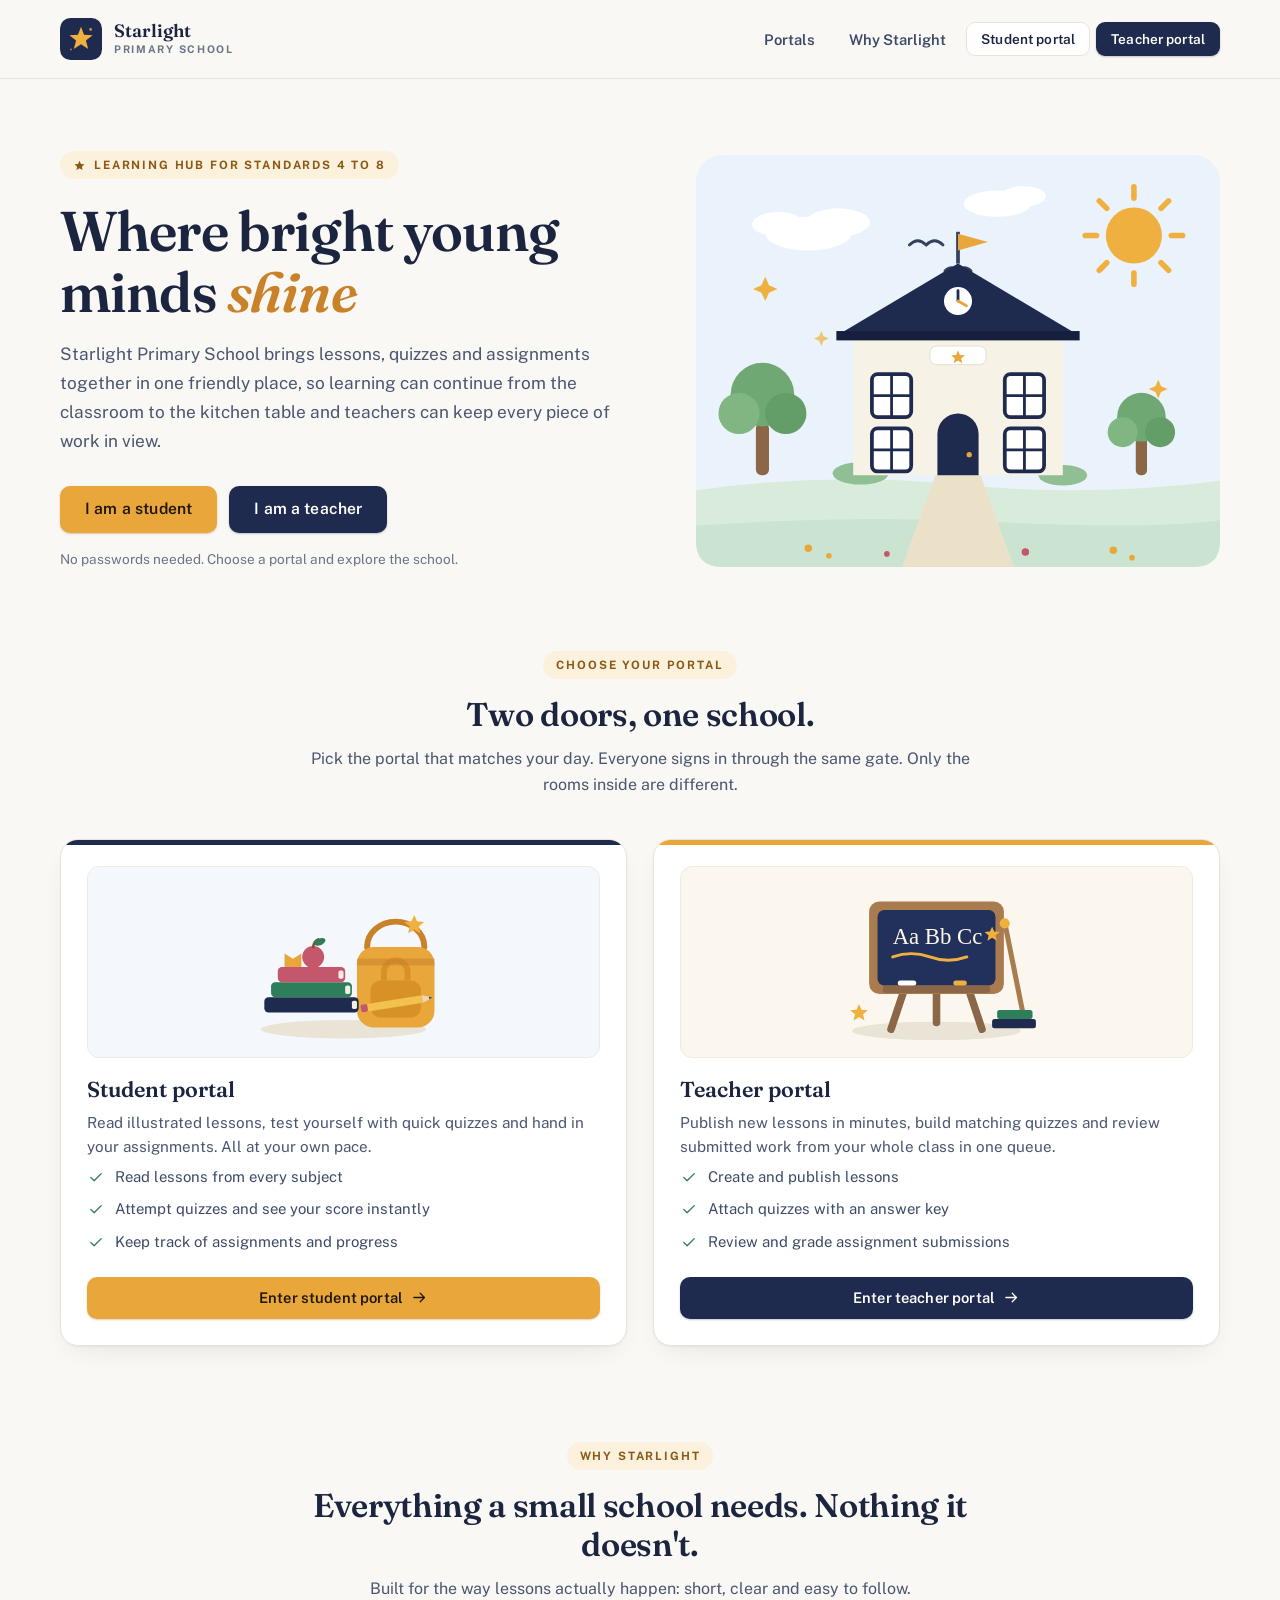
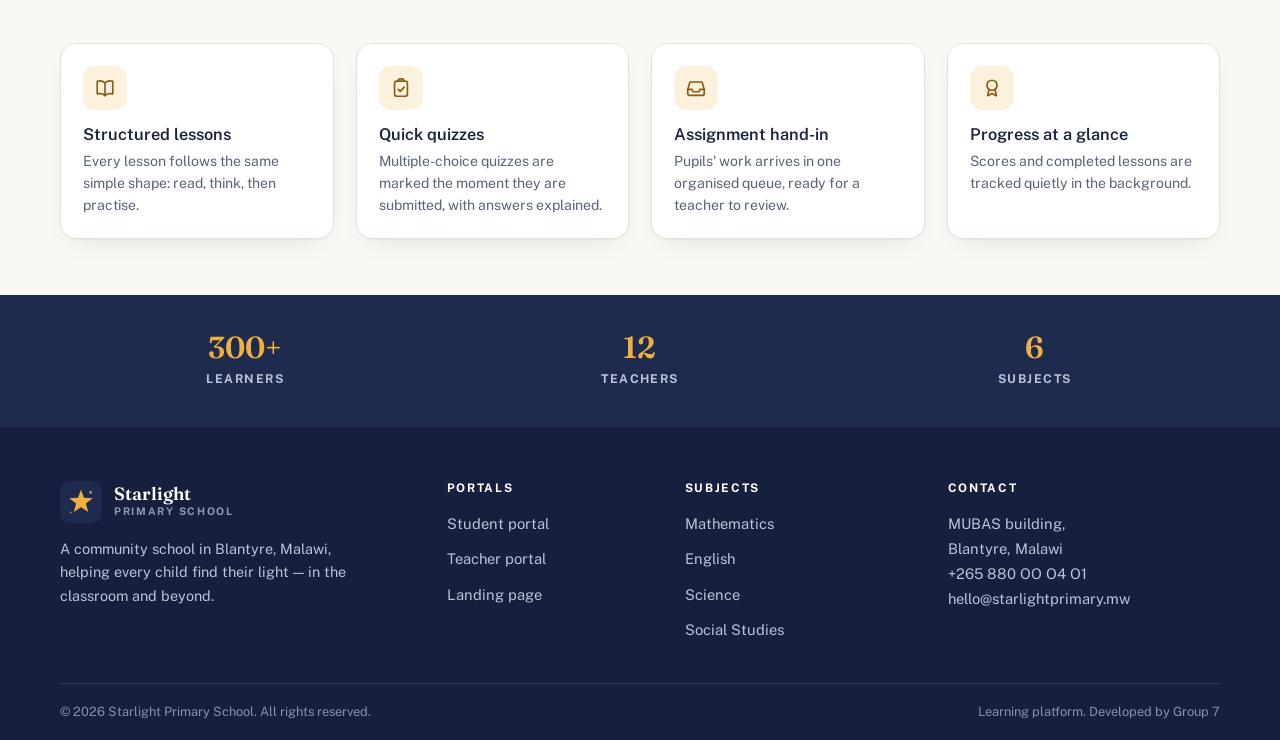
<file: GROUP 7/index.html>
<!DOCTYPE html>
<html lang="en">
<head>
  <meta charset="UTF-8">
  <meta name="viewport" content="width=device-width, initial-scale=1.0">
  <title>Starlight Primary School — Learning &amp; Teaching Portal</title>
  <meta name="description" content="The learning platform of Starlight Primary School. Students read lessons and attempt quizzes; teachers publish lessons and review assignments.">
  <meta name="theme-color" content="#1E2A4E">
  <link rel="icon" type="image/svg+xml" href="assets/images/logo.svg">
  <link rel="preconnect" href="https://fonts.googleapis.com">
  <link rel="preconnect" href="https://fonts.gstatic.com" crossorigin>
  <link href="https://fonts.googleapis.com/css2?family=Fraunces:opsz,wght@9..144,500;9..144,600;9..144,700&family=Public+Sans:wght@400;500;600;700&display=swap" rel="stylesheet">
  <link rel="stylesheet" href="assets/css/style.css">
  <link rel="stylesheet" href="assets/css/app.css">
</head>
<body>
  <script src="assets/js/loader.js"></script>

  <a class="skip-link" href="#main">Skip to content</a>

  <header class="site-header">
    <div class="container site-header-inner">
      <a class="brand" href="index.html">
        <img src="assets/images/logo.svg" alt="" width="42" height="42">
        <span class="brand-text"><b>Starlight</b><span>Primary School</span></span>
      </a>
      <nav class="site-nav" aria-label="Main navigation">
        <a class="nav-link nav-link--hide" href="#portals">Portals</a>
        <a class="nav-link nav-link--hide" href="#why">Why Starlight</a>
        <a class="btn btn-ghost btn-sm" href="student/dashboard.html">Student portal</a>
        <a class="btn btn-primary btn-sm" href="teacher/dashboard.html">Teacher portal</a>
      </nav>
    </div>
  </header>

  <main id="main">

    <!-- Hero -->
    <section class="hero">
      <div class="container hero-inner">
        <div class="hero-copy">
          <span class="kicker">
            <svg viewBox="0 0 24 24" fill="currentColor" aria-hidden="true"><path d="M12 3.2 14.7 9 21 9.8 16.4 14.1 17.6 20.4 12 17.3 6.4 20.4 7.6 14.1 3 9.8 9.3 9Z"/></svg>
            Learning hub for Standards 4 to 8
          </span>
          <h1 class="hero-title">Where bright young minds <em>shine</em></h1>
          <p class="hero-lead">
            Starlight Primary School brings lessons, quizzes and assignments together in one
            friendly place, so learning can continue from the classroom to the kitchen table
            and teachers can keep every piece of work in view.
          </p>
          <div class="hero-actions">
            <a class="btn btn-accent" href="student/dashboard.html">I am a student</a>
            <a class="btn btn-primary" href="teacher/dashboard.html">I am a teacher</a>
          </div>
          <p class="hero-note">No passwords needed. Choose a portal and explore the school.</p>
        </div>
        <div class="hero-art">
          <img src="assets/images/hero-school.svg" alt="Illustration of the Starlight Primary School building on a sunny day" width="560" height="440">
        </div>
      </div>
    </section>

    <!-- Role selection -->
    <section class="roles" id="portals" aria-label="Choose your portal">
      <div class="container">
        <div class="section-head">
          <span class="kicker">Choose your portal</span>
          <h2>Two doors, one school.</h2>
          <p>Pick the portal that matches your day. Everyone signs in through the same gate. 
            Only the rooms inside are different.</p>
        </div>

        <div class="role-grid">
          <article class="role-card">
            <div class="role-art">
              <img src="assets/images/ill-student.svg" alt="Illustration of a school bag, a stack of books and a pencil" width="260" height="200">
            </div>
            <div class="role-body">
              <h3>Student portal</h3>
              <p>Read illustrated lessons, test yourself with quick quizzes and hand in your
                 assignments. All at your own pace.</p>
              <ul class="role-list">
                <li><svg viewBox="0 0 24 24" fill="none" stroke="currentColor" stroke-width="1.8" stroke-linecap="round" stroke-linejoin="round" aria-hidden="true"><path d="m5 12.5 4.5 4.5L19 7.5"/></svg>Read lessons from every subject</li>
                <li><svg viewBox="0 0 24 24" fill="none" stroke="currentColor" stroke-width="1.8" stroke-linecap="round" stroke-linejoin="round" aria-hidden="true"><path d="m5 12.5 4.5 4.5L19 7.5"/></svg>Attempt quizzes and see your score instantly</li>
                <li><svg viewBox="0 0 24 24" fill="none" stroke="currentColor" stroke-width="1.8" stroke-linecap="round" stroke-linejoin="round" aria-hidden="true"><path d="m5 12.5 4.5 4.5L19 7.5"/></svg>Keep track of assignments and progress</li>
              </ul>
            </div>
            <a class="btn btn-accent btn-block" href="student/dashboard.html">Enter student portal
              <svg viewBox="0 0 24 24" fill="none" stroke="currentColor" stroke-width="1.8" stroke-linecap="round" stroke-linejoin="round" aria-hidden="true"><path d="M4 12h15M13 6l6 6-6 6"/></svg>
            </a>
          </article>

          <article class="role-card role-card--teacher">
            <div class="role-art">
              <img src="assets/images/ill-teacher.svg" alt="Illustration of a chalkboard on an easel with books and a pointer" width="260" height="200">
            </div>
            <div class="role-body">
              <h3>Teacher portal</h3>
              <p>Publish new lessons in minutes, build matching quizzes and review submitted
                 work from your whole class in one queue.</p>
              <ul class="role-list">
                <li><svg viewBox="0 0 24 24" fill="none" stroke="currentColor" stroke-width="1.8" stroke-linecap="round" stroke-linejoin="round" aria-hidden="true"><path d="m5 12.5 4.5 4.5L19 7.5"/></svg>Create and publish lessons</li>
                <li><svg viewBox="0 0 24 24" fill="none" stroke="currentColor" stroke-width="1.8" stroke-linecap="round" stroke-linejoin="round" aria-hidden="true"><path d="m5 12.5 4.5 4.5L19 7.5"/></svg>Attach quizzes with an answer key</li>
                <li><svg viewBox="0 0 24 24" fill="none" stroke="currentColor" stroke-width="1.8" stroke-linecap="round" stroke-linejoin="round" aria-hidden="true"><path d="m5 12.5 4.5 4.5L19 7.5"/></svg>Review and grade assignment submissions</li>
              </ul>
            </div>
            <a class="btn btn-primary btn-block" href="teacher/dashboard.html">Enter teacher portal
              <svg viewBox="0 0 24 24" fill="none" stroke="currentColor" stroke-width="1.8" stroke-linecap="round" stroke-linejoin="round" aria-hidden="true"><path d="M4 12h15M13 6l6 6-6 6"/></svg>
            </a>
          </article>
        </div>
      </div>
    </section>

    <!-- Features -->
    <section class="features" id="why">
      <div class="container">
        <div class="section-head">
          <span class="kicker">Why Starlight</span>
          <h2>Everything a small school needs. Nothing it doesn't.</h2>
          <p>Built for the way lessons actually happen: short, clear and easy to follow.</p>
        </div>
        <div class="feature-grid">
          <article class="feature">
            <span class="feature-icon"><svg viewBox="0 0 24 24" fill="none" stroke="currentColor" stroke-width="1.8" stroke-linecap="round" stroke-linejoin="round" aria-hidden="true"><path d="M12 6.5C10.6 5 8.6 4.2 6.3 4.2c-1 0-2 .15-2.8.45V18.4c.8-.3 1.8-.45 2.8-.45 2.3 0 4.3.8 5.7 2.3 1.4-1.5 3.4-2.3 5.7-2.3 1 0 2 .15 2.8.45V4.65c-.8-.3-1.8-.45-2.8-.45-2.3 0-4.3.8-5.7 2.3Z"/><path d="M12 6.5v13.8"/></svg></span>
            <h3>Structured lessons</h3>
            <p>Every lesson follows the same simple shape: read, think, then practise.</p>
          </article>
          <article class="feature">
            <span class="feature-icon"><svg viewBox="0 0 24 24" fill="none" stroke="currentColor" stroke-width="1.8" stroke-linecap="round" stroke-linejoin="round" aria-hidden="true"><rect x="5" y="4.5" width="14" height="16.5" rx="2.5"/><path d="M9 4.5V3.6A1.6 1.6 0 0 1 10.6 2h2.8A1.6 1.6 0 0 1 15 3.6v.9"/><path d="m9 13.5 2.2 2.2 4.3-4.7"/></svg></span>
            <h3>Quick quizzes</h3>
            <p>Multiple-choice quizzes are marked the moment they are submitted, with answers explained.</p>
          </article>
          <article class="feature">
            <span class="feature-icon"><svg viewBox="0 0 24 24" fill="none" stroke="currentColor" stroke-width="1.8" stroke-linecap="round" stroke-linejoin="round" aria-hidden="true"><path d="M5.4 5.5h13.2L21 13.5V18a2 2 0 0 1-2 2H5a2 2 0 0 1-2-2v-4.5Z"/><path d="M3 13.5h4.6l1.3 2.6h6.2l1.3-2.6H21"/></svg></span>
            <h3>Assignment hand-in</h3>
            <p>Pupils' work arrives in one organised queue, ready for a teacher to review.</p>
          </article>
          <article class="feature">
            <span class="feature-icon"><svg viewBox="0 0 24 24" fill="none" stroke="currentColor" stroke-width="1.8" stroke-linecap="round" stroke-linejoin="round" aria-hidden="true"><circle cx="12" cy="9" r="5.5"/><path d="m8.8 13.5-1.6 7 4.8-2.6 4.8 2.6-1.6-7"/></svg></span>
            <h3>Progress at a glance</h3>
            <p>Scores and completed lessons are tracked quietly in the background.</p>
          </article>
        </div>
      </div>
    </section>

    <!-- Numbers band -->
    <section class="band" aria-label="School in numbers">
      <div class="container band-inner">
        <div class="band-item"><b>300+</b><span>Learners</span></div>
        <div class="band-item"><b>12</b><span>Teachers</span></div>
        <div class="band-item"><b>6</b><span>Subjects</span></div>
      </div>
    </section>
  </main>

  <footer class="site-footer">
    <div class="container">
      <div class="footer-inner">
        <div class="footer-brand">
          <a class="brand" href="index.html">
            <img src="assets/images/logo.svg" alt="" width="42" height="42">
            <span class="brand-text"><b>Starlight</b><span>Primary School</span></span>
          </a>
          <p>A community school in Blantyre, Malawi, helping every child find their light —
             in the classroom and beyond.</p>
        </div>
        <div class="footer-col">
          <h3>Portals</h3>
          <ul>
            <li><a href="student/dashboard.html">Student portal</a></li>
            <li><a href="teacher/dashboard.html">Teacher portal</a></li>
            <li><a href="index.html">Landing page</a></li>
          </ul>
        </div>
        <div class="footer-col">
          <h3>Subjects</h3>
          <ul>
            <li><a href="student/lessons.html">Mathematics</a></li>
            <li><a href="student/lessons.html">English</a></li>
            <li><a href="student/lessons.html">Science</a></li>
            <li><a href="student/lessons.html">Social Studies</a></li>
          </ul>
        </div>
        <div class="footer-col">
          <h3>Contact</h3>
          <address>
            MUBAS building,<br>
            Blantyre, Malawi<br>
            +265 880 OO O4 O1 <br>
            hello@starlightprimary.mw
          </address>
        </div>
      </div>
      <div class="footer-bottom">
        <span>&copy; 2026 Starlight Primary School. All rights reserved.</span>
        <span>Learning platform. Developed by Group 7</span>
      </div>
    </div>
  </footer>
</body>
</html>
</file>
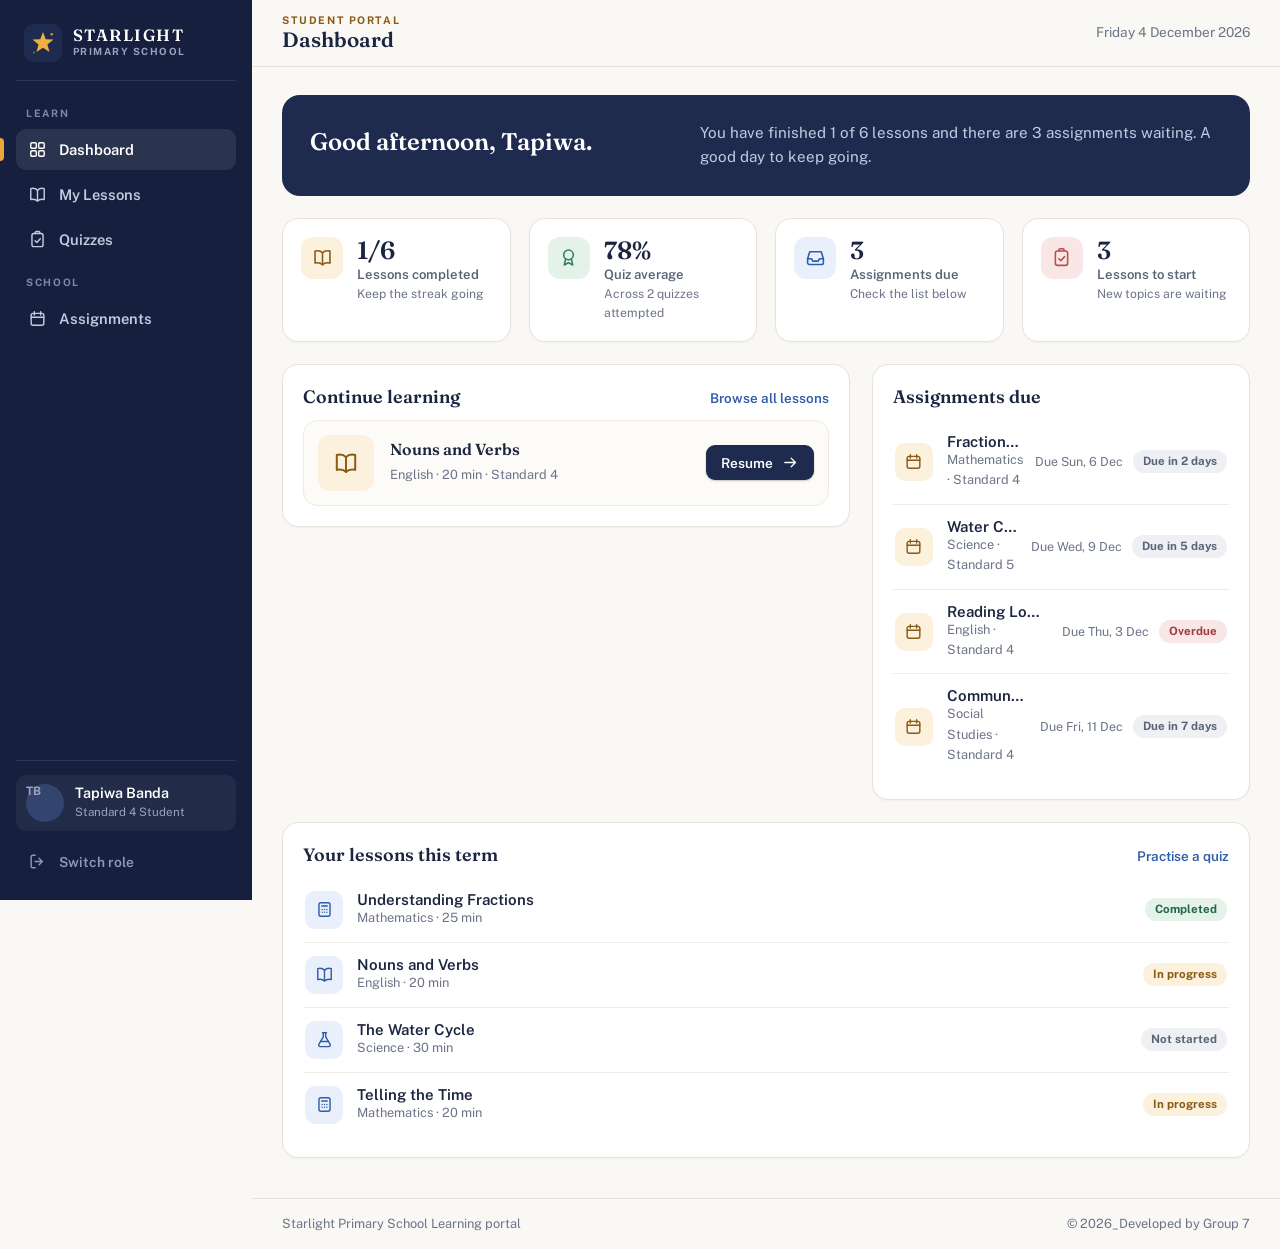
<file: GROUP 7/student/dashboard.html>
<!DOCTYPE html>
<html lang="en">
<head>
  <meta charset="UTF-8">
  <meta name="viewport" content="width=device-width, initial-scale=1.0">
  <title>Dashboard — Student portal — Starlight Primary School</title>
  <meta name="description" content="Your learning dashboard at Starlight Primary School. Continue lessons, check quiz scores and see assignments due.">
  <meta name="theme-color" content="#16203E">
  <link rel="icon" type="image/svg+xml" href="../assets/images/logo.svg">
  <link rel="preconnect" href="https://fonts.googleapis.com">
  <link rel="preconnect" href="https://fonts.gstatic.com" crossorigin>
  <link href="https://fonts.googleapis.com/css2?family=Fraunces:opsz,wght@9..144,500;9..144,600;9..144,700&family=Public+Sans:wght@400;500;600;700&display=swap" rel="stylesheet">
  <link rel="stylesheet" href="../assets/css/style.css">
  <link rel="stylesheet" href="../assets/css/app.css">
</head>
<body data-page="student-dashboard">
  <script src="../assets/js/loader.js"></script>

  <a class="skip-link" href="#main">Skip to content</a>

  <div class="app-shell">
    <aside class="sidebar" id="sidebar" aria-label="Student navigation">
      <a class="sidebar-brand" href="../index.html">
        <img src="../assets/images/logo.svg" alt="" width="38" height="38">
        <span class="brand-text"><b>Starlight</b><span>Primary School</span></span>
      </a>
      <nav class="side-nav">
        <p class="side-label">Learn</p>
        <a class="side-link is-active" href="dashboard.html" aria-current="page">
          <svg viewBox="0 0 24 24" fill="none" stroke="currentColor" stroke-width="1.8" stroke-linecap="round" stroke-linejoin="round" aria-hidden="true"><rect x="3.5" y="3.5" width="7" height="7" rx="1.5"/><rect x="13.5" y="3.5" width="7" height="7" rx="1.5"/><rect x="3.5" y="13.5" width="7" height="7" rx="1.5"/><rect x="13.5" y="13.5" width="7" height="7" rx="1.5"/></svg>
          <span>Dashboard</span>
        </a>
        <a class="side-link" href="lessons.html">
          <svg viewBox="0 0 24 24" fill="none" stroke="currentColor" stroke-width="1.8" stroke-linecap="round" stroke-linejoin="round" aria-hidden="true"><path d="M12 6.5C10.6 5 8.6 4.2 6.3 4.2c-1 0-2 .15-2.8.45V18.4c.8-.3 1.8-.45 2.8-.45 2.3 0 4.3.8 5.7 2.3 1.4-1.5 3.4-2.3 5.7-2.3 1 0 2 .15 2.8.45V4.65c-.8-.3-1.8-.45-2.8-.45-2.3 0-4.3.8-5.7 2.3Z"/><path d="M12 6.5v13.8"/></svg>
          <span>My Lessons</span>
        </a>
        <a class="side-link" href="quizzes.html">
          <svg viewBox="0 0 24 24" fill="none" stroke="currentColor" stroke-width="1.8" stroke-linecap="round" stroke-linejoin="round" aria-hidden="true"><rect x="5" y="4.5" width="14" height="16.5" rx="2.5"/><path d="M9 4.5V3.6A1.6 1.6 0 0 1 10.6 2h2.8A1.6 1.6 0 0 1 15 3.6v.9"/><path d="m9 13.5 2.2 2.2 4.3-4.7"/></svg>
          <span>Quizzes</span>
        </a>
        <p class="side-label">School</p>
        <a class="side-link" href="dashboard.html#assignments">
          <svg viewBox="0 0 24 24" fill="none" stroke="currentColor" stroke-width="1.8" stroke-linecap="round" stroke-linejoin="round" aria-hidden="true"><rect x="4" y="5.5" width="16" height="15" rx="2.5"/><path d="M8 3.5v4M16 3.5v4M4 10.5h16"/></svg>
          <span>Assignments</span>
        </a>
      </nav>
      <div class="sidebar-foot">
        <div class="user-card">
          <span class="avatar" aria-hidden="true">TB</span>
          <div><b>Tapiwa Banda</b><span>Standard 4 Student</span></div>
        </div>
        <a class="side-link side-link--muted" href="../index.html">
          <svg viewBox="0 0 24 24" fill="none" stroke="currentColor" stroke-width="1.8" stroke-linecap="round" stroke-linejoin="round" aria-hidden="true"><path d="M9 4H6a2 2 0 0 0-2 2v12a2 2 0 0 0 2 2h3"/><path d="m14 8 4 4-4 4M18 12H9"/></svg>
          <span>Switch role</span>
        </a>
      </div>
    </aside>
    <div class="scrim" aria-hidden="true"></div>

    <div class="app-main">
      <header class="app-topbar">
        <div class="topbar-left">
          <button type="button" class="nav-toggle" aria-label="Open menu" aria-expanded="false" aria-controls="sidebar">
            <svg viewBox="0 0 24 24" fill="none" stroke="currentColor" stroke-width="1.8" stroke-linecap="round" aria-hidden="true"><path d="M4 7h16M4 12h16M4 17h16"/></svg>
          </button>
          <div>
            <p class="topbar-kicker">Student portal</p>
            <h1>Dashboard</h1>
          </div>
        </div>
        <p class="topbar-date" data-today></p>
      </header>

      <main class="app-content" id="main">
        <section class="welcome" data-welcome>
          <h2>Welcome back, Tapiwa.</h2>
          <p>Loading your progress...</p>
          <svg class="welcome-star" viewBox="0 0 64 64" fill="#F0B03F" aria-hidden="true"><path d="M32 8 38.6 24 56 25.3 42.6 36.6 47 53.4 32 44.3 17 53.4 21.4 36.6 8 25.3 25.4 24Z"/></svg>
        </section>

        <section class="stat-grid" data-stats aria-label="Your progress"></section>

        <div class="dash-grid">
          <section class="panel" aria-label="Continue learning">
            <div class="panel-head">
              <h2>Continue learning</h2>
              <a class="panel-link" href="lessons.html">Browse all lessons</a>
            </div>
            <div id="continue-slot"></div>
          </section>

          <section class="panel" id="assignments" aria-label="Assignments due">
            <div class="panel-head">
              <h2>Assignments due</h2>
            </div>
            <div id="assignments-slot" class="row-list"></div>
          </section>
        </div>

        <section class="panel" aria-label="Recent lessons">
          <div class="panel-head">
            <h2>Your lessons this term</h2>
            <a class="panel-link" href="quizzes.html">Practise a quiz</a>
          </div>
          <div id="recent-slot" class="row-list"></div>
        </section>
      </main>

      <footer class="app-footer">
        <span>Starlight Primary School Learning portal</span>
        <span>&copy; 2026_Developed by Group 7</span>
      </footer>
    </div>
  </div>

  <script src="../assets/js/sl-data.js"></script>
  <script src="../assets/js/app.js"></script>
  <script src="../assets/js/student.js"></script>
</body>
</html>
</file>
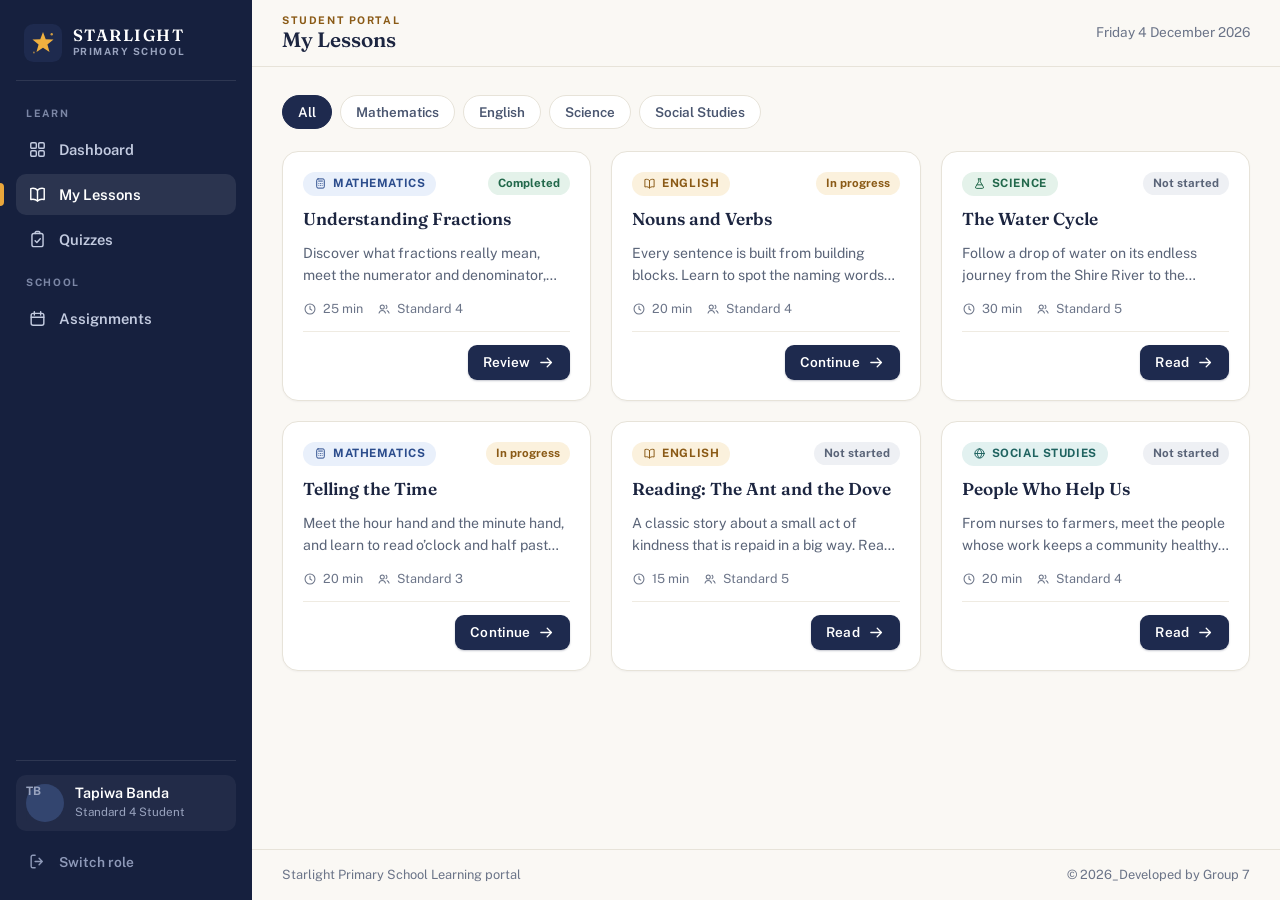
<file: GROUP 7/student/lesson.html>
<!DOCTYPE html>
<html lang="en">
<head>
  <meta charset="UTF-8">
  <meta name="viewport" content="width=device-width, initial-scale=1.0">
  <title>Lesson — Student portal — Starlight Primary School</title>
  <meta name="description" content="Read this lesson at Starlight Primary School, then take the quiz.">
  <meta name="theme-color" content="#16203E">
  <link rel="icon" type="image/svg+xml" href="../assets/images/logo.svg">
  <link rel="preconnect" href="https://fonts.googleapis.com">
  <link rel="preconnect" href="https://fonts.gstatic.com" crossorigin>
  <link href="https://fonts.googleapis.com/css2?family=Fraunces:opsz,wght@9..144,500;9..144,600;9..144,700&family=Public+Sans:wght@400;500;600;700&display=swap" rel="stylesheet">
  <link rel="stylesheet" href="../assets/css/style.css">
  <link rel="stylesheet" href="../assets/css/app.css">
</head>
<body data-page="student-lesson">
  <script src="../assets/js/loader.js"></script>

  <a class="skip-link" href="#main">Skip to content</a>

  <div class="app-shell">
    <aside class="sidebar" id="sidebar" aria-label="Student navigation">
      <a class="sidebar-brand" href="../index.html">
        <img src="../assets/images/logo.svg" alt="" width="38" height="38">
        <span class="brand-text"><b>Starlight</b><span>Primary School</span></span>
      </a>
      <nav class="side-nav">
        <p class="side-label">Learn</p>
        <a class="side-link" href="dashboard.html">
          <svg viewBox="0 0 24 24" fill="none" stroke="currentColor" stroke-width="1.8" stroke-linecap="round" stroke-linejoin="round" aria-hidden="true"><rect x="3.5" y="3.5" width="7" height="7" rx="1.5"/><rect x="13.5" y="3.5" width="7" height="7" rx="1.5"/><rect x="3.5" y="13.5" width="7" height="7" rx="1.5"/><rect x="13.5" y="13.5" width="7" height="7" rx="1.5"/></svg>
          <span>Dashboard</span>
        </a>
        <a class="side-link is-active" href="lessons.html" aria-current="page">
          <svg viewBox="0 0 24 24" fill="none" stroke="currentColor" stroke-width="1.8" stroke-linecap="round" stroke-linejoin="round" aria-hidden="true"><path d="M12 6.5C10.6 5 8.6 4.2 6.3 4.2c-1 0-2 .15-2.8.45V18.4c.8-.3 1.8-.45 2.8-.45 2.3 0 4.3.8 5.7 2.3 1.4-1.5 3.4-2.3 5.7-2.3 1 0 2 .15 2.8.45V4.65c-.8-.3-1.8-.45-2.8-.45-2.3 0-4.3.8-5.7 2.3Z"/><path d="M12 6.5v13.8"/></svg>
          <span>My Lessons</span>
        </a>
        <a class="side-link" href="quizzes.html">
          <svg viewBox="0 0 24 24" fill="none" stroke="currentColor" stroke-width="1.8" stroke-linecap="round" stroke-linejoin="round" aria-hidden="true"><rect x="5" y="4.5" width="14" height="16.5" rx="2.5"/><path d="M9 4.5V3.6A1.6 1.6 0 0 1 10.6 2h2.8A1.6 1.6 0 0 1 15 3.6v.9"/><path d="m9 13.5 2.2 2.2 4.3-4.7"/></svg>
          <span>Quizzes</span>
        </a>
        <p class="side-label">School</p>
        <a class="side-link" href="dashboard.html#assignments">
          <svg viewBox="0 0 24 24" fill="none" stroke="currentColor" stroke-width="1.8" stroke-linecap="round" stroke-linejoin="round" aria-hidden="true"><rect x="4" y="5.5" width="16" height="15" rx="2.5"/><path d="M8 3.5v4M16 3.5v4M4 10.5h16"/></svg>
          <span>Assignments</span>
        </a>
      </nav>
      <div class="sidebar-foot">
        <div class="user-card">
          <span class="avatar" aria-hidden="true">TB</span>
          <div><b>Tapiwa Banda</b><span>Standard 4 Student</span></div>
        </div>
        <a class="side-link side-link--muted" href="../index.html">
          <svg viewBox="0 0 24 24" fill="none" stroke="currentColor" stroke-width="1.8" stroke-linecap="round" stroke-linejoin="round" aria-hidden="true"><path d="M9 4H6a2 2 0 0 0-2 2v12a2 2 0 0 0 2 2h3"/><path d="m14 8 4 4-4 4M18 12H9"/></svg>
          <span>Switch role</span>
        </a>
      </div>
    </aside>
    <div class="scrim" aria-hidden="true"></div>

    <div class="app-main">
      <header class="app-topbar">
        <div class="topbar-left">
          <button type="button" class="nav-toggle" aria-label="Open menu" aria-expanded="false" aria-controls="sidebar">
            <svg viewBox="0 0 24 24" fill="none" stroke="currentColor" stroke-width="1.8" stroke-linecap="round" aria-hidden="true"><path d="M4 7h16M4 12h16M4 17h16"/></svg>
          </button>
          <div>
            <p class="topbar-kicker">Student portal</p>
            <h1>Lesson</h1>
          </div>
        </div>
        <p class="topbar-date" data-today></p>
      </header>

      <main class="app-content" id="main">
        <div id="lesson-slot" style="display:grid;gap:22px;justify-items:start"></div>
      </main>

      <footer class="app-footer">
        <span>Starlight Primary School Learning portal</span>
        <span>&copy; 2026_Developed by Group 7</span>
      </footer>
    </div>
  </div>

  <script src="../assets/js/sl-data.js"></script>
  <script src="../assets/js/app.js"></script>
  <script src="../assets/js/student.js"></script>
</body>
</html>
</file>
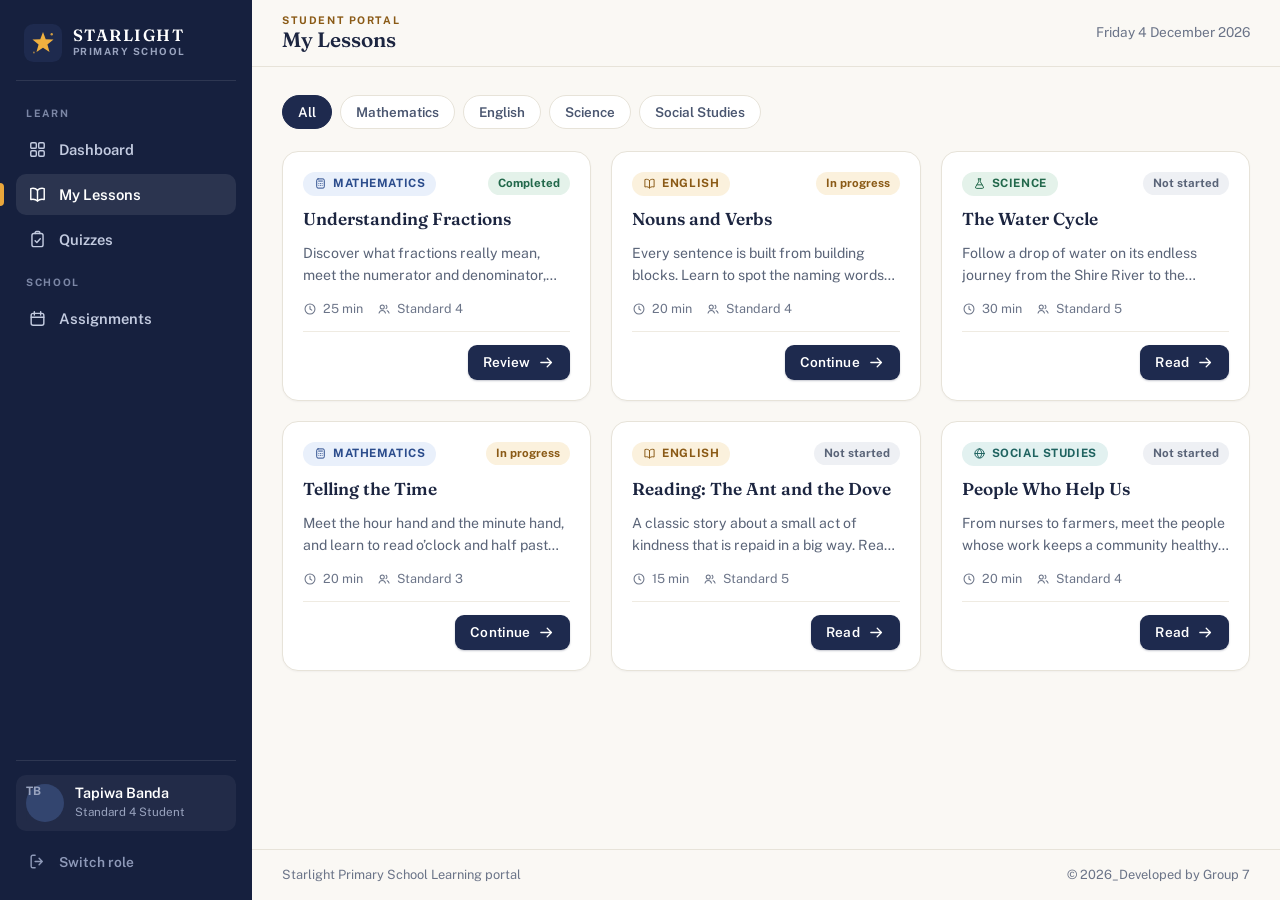
<file: GROUP 7/student/lessons.html>
<!DOCTYPE html>
<html lang="en">
<head>
  <meta charset="UTF-8">
  <meta name="viewport" content="width=device-width, initial-scale=1.0">
  <title>My Lessons — Student portal — Starlight Primary School</title>
  <meta name="description" content="Read lessons from every subject at Starlight Primary School.">
  <meta name="theme-color" content="#16203E">
  <link rel="icon" type="image/svg+xml" href="../assets/images/logo.svg">
  <link rel="preconnect" href="https://fonts.googleapis.com">
  <link rel="preconnect" href="https://fonts.gstatic.com" crossorigin>
  <link href="https://fonts.googleapis.com/css2?family=Fraunces:opsz,wght@9..144,500;9..144,600;9..144,700&family=Public+Sans:wght@400;500;600;700&display=swap" rel="stylesheet">
  <link rel="stylesheet" href="../assets/css/style.css">
  <link rel="stylesheet" href="../assets/css/app.css">
</head>
<body data-page="student-lessons">
  <script src="../assets/js/loader.js"></script>

  <a class="skip-link" href="#main">Skip to content</a>

  <div class="app-shell">
    <aside class="sidebar" id="sidebar" aria-label="Student navigation">
      <a class="sidebar-brand" href="../index.html">
        <img src="../assets/images/logo.svg" alt="" width="38" height="38">
        <span class="brand-text"><b>Starlight</b><span>Primary School</span></span>
      </a>
      <nav class="side-nav">
        <p class="side-label">Learn</p>
        <a class="side-link" href="dashboard.html">
          <svg viewBox="0 0 24 24" fill="none" stroke="currentColor" stroke-width="1.8" stroke-linecap="round" stroke-linejoin="round" aria-hidden="true"><rect x="3.5" y="3.5" width="7" height="7" rx="1.5"/><rect x="13.5" y="3.5" width="7" height="7" rx="1.5"/><rect x="3.5" y="13.5" width="7" height="7" rx="1.5"/><rect x="13.5" y="13.5" width="7" height="7" rx="1.5"/></svg>
          <span>Dashboard</span>
        </a>
        <a class="side-link is-active" href="lessons.html" aria-current="page">
          <svg viewBox="0 0 24 24" fill="none" stroke="currentColor" stroke-width="1.8" stroke-linecap="round" stroke-linejoin="round" aria-hidden="true"><path d="M12 6.5C10.6 5 8.6 4.2 6.3 4.2c-1 0-2 .15-2.8.45V18.4c.8-.3 1.8-.45 2.8-.45 2.3 0 4.3.8 5.7 2.3 1.4-1.5 3.4-2.3 5.7-2.3 1 0 2 .15 2.8.45V4.65c-.8-.3-1.8-.45-2.8-.45-2.3 0-4.3.8-5.7 2.3Z"/><path d="M12 6.5v13.8"/></svg>
          <span>My Lessons</span>
        </a>
        <a class="side-link" href="quizzes.html">
          <svg viewBox="0 0 24 24" fill="none" stroke="currentColor" stroke-width="1.8" stroke-linecap="round" stroke-linejoin="round" aria-hidden="true"><rect x="5" y="4.5" width="14" height="16.5" rx="2.5"/><path d="M9 4.5V3.6A1.6 1.6 0 0 1 10.6 2h2.8A1.6 1.6 0 0 1 15 3.6v.9"/><path d="m9 13.5 2.2 2.2 4.3-4.7"/></svg>
          <span>Quizzes</span>
        </a>
        <p class="side-label">School</p>
        <a class="side-link" href="dashboard.html#assignments">
          <svg viewBox="0 0 24 24" fill="none" stroke="currentColor" stroke-width="1.8" stroke-linecap="round" stroke-linejoin="round" aria-hidden="true"><rect x="4" y="5.5" width="16" height="15" rx="2.5"/><path d="M8 3.5v4M16 3.5v4M4 10.5h16"/></svg>
          <span>Assignments</span>
        </a>
      </nav>
      <div class="sidebar-foot">
        <div class="user-card">
          <span class="avatar" aria-hidden="true">TB</span>
          <div><b>Tapiwa Banda</b><span>Standard 4 Student</span></div>
        </div>
        <a class="side-link side-link--muted" href="../index.html">
          <svg viewBox="0 0 24 24" fill="none" stroke="currentColor" stroke-width="1.8" stroke-linecap="round" stroke-linejoin="round" aria-hidden="true"><path d="M9 4H6a2 2 0 0 0-2 2v12a2 2 0 0 0 2 2h3"/><path d="m14 8 4 4-4 4M18 12H9"/></svg>
          <span>Switch role</span>
        </a>
      </div>
    </aside>
    <div class="scrim" aria-hidden="true"></div>

    <div class="app-main">
      <header class="app-topbar">
        <div class="topbar-left">
          <button type="button" class="nav-toggle" aria-label="Open menu" aria-expanded="false" aria-controls="sidebar">
            <svg viewBox="0 0 24 24" fill="none" stroke="currentColor" stroke-width="1.8" stroke-linecap="round" aria-hidden="true"><path d="M4 7h16M4 12h16M4 17h16"/></svg>
          </button>
          <div>
            <p class="topbar-kicker">Student portal</p>
            <h1>My Lessons</h1>
          </div>
        </div>
        <p class="topbar-date" data-today></p>
      </header>

      <main class="app-content" id="main">
        <section aria-label="Filter lessons by subject">
          <div class="filter-tabs" id="filter-tabs" role="group" aria-label="Filter lessons by subject"></div>
        </section>

        <section class="lesson-grid" id="lesson-grid" aria-label="Lesson list"></section>
      </main>

      <footer class="app-footer">
        <span>Starlight Primary School Learning portal</span>
        <span>&copy; 2026_Developed by Group 7</span>
      </footer>
    </div>
  </div>

  <script src="../assets/js/sl-data.js"></script>
  <script src="../assets/js/app.js"></script>
  <script src="../assets/js/student.js"></script>
</body>
</html>
</file>
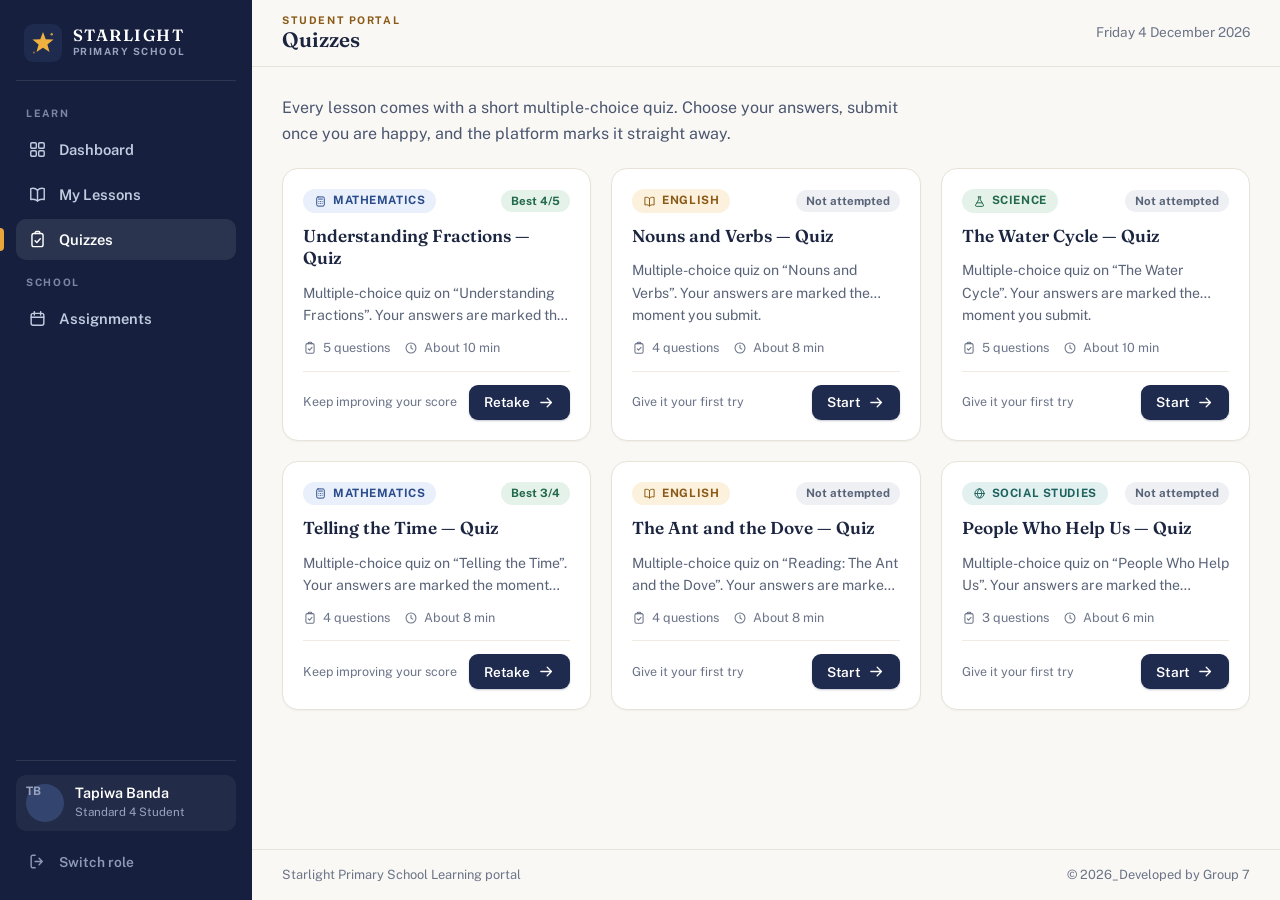
<file: GROUP 7/student/quiz.html>
<!DOCTYPE html>
<html lang="en">
<head>
  <meta charset="UTF-8">
  <meta name="viewport" content="width=device-width, initial-scale=1.0">
  <title>Quiz — Student portal — Starlight Primary School</title>
  <meta name="description" content="Attempt a quiz at Starlight Primary School and see your score straight away.">
  <meta name="theme-color" content="#16203E">
  <link rel="icon" type="image/svg+xml" href="../assets/images/logo.svg">
  <link rel="preconnect" href="https://fonts.googleapis.com">
  <link rel="preconnect" href="https://fonts.gstatic.com" crossorigin>
  <link href="https://fonts.googleapis.com/css2?family=Fraunces:opsz,wght@9..144,500;9..144,600;9..144,700&family=Public+Sans:wght@400;500;600;700&display=swap" rel="stylesheet">
  <link rel="stylesheet" href="../assets/css/style.css">
  <link rel="stylesheet" href="../assets/css/app.css">
</head>
<body data-page="student-quiz">
  <script src="../assets/js/loader.js"></script>

  <a class="skip-link" href="#main">Skip to content</a>

  <div class="app-shell">
    <aside class="sidebar" id="sidebar" aria-label="Student navigation">
      <a class="sidebar-brand" href="../index.html">
        <img src="../assets/images/logo.svg" alt="" width="38" height="38">
        <span class="brand-text"><b>Starlight</b><span>Primary School</span></span>
      </a>
      <nav class="side-nav">
        <p class="side-label">Learn</p>
        <a class="side-link" href="dashboard.html">
          <svg viewBox="0 0 24 24" fill="none" stroke="currentColor" stroke-width="1.8" stroke-linecap="round" stroke-linejoin="round" aria-hidden="true"><rect x="3.5" y="3.5" width="7" height="7" rx="1.5"/><rect x="13.5" y="3.5" width="7" height="7" rx="1.5"/><rect x="3.5" y="13.5" width="7" height="7" rx="1.5"/><rect x="13.5" y="13.5" width="7" height="7" rx="1.5"/></svg>
          <span>Dashboard</span>
        </a>
        <a class="side-link" href="lessons.html">
          <svg viewBox="0 0 24 24" fill="none" stroke="currentColor" stroke-width="1.8" stroke-linecap="round" stroke-linejoin="round" aria-hidden="true"><path d="M12 6.5C10.6 5 8.6 4.2 6.3 4.2c-1 0-2 .15-2.8.45V18.4c.8-.3 1.8-.45 2.8-.45 2.3 0 4.3.8 5.7 2.3 1.4-1.5 3.4-2.3 5.7-2.3 1 0 2 .15 2.8.45V4.65c-.8-.3-1.8-.45-2.8-.45-2.3 0-4.3.8-5.7 2.3Z"/><path d="M12 6.5v13.8"/></svg>
          <span>My Lessons</span>
        </a>
        <a class="side-link is-active" href="quizzes.html" aria-current="page">
          <svg viewBox="0 0 24 24" fill="none" stroke="currentColor" stroke-width="1.8" stroke-linecap="round" stroke-linejoin="round" aria-hidden="true"><rect x="5" y="4.5" width="14" height="16.5" rx="2.5"/><path d="M9 4.5V3.6A1.6 1.6 0 0 1 10.6 2h2.8A1.6 1.6 0 0 1 15 3.6v.9"/><path d="m9 13.5 2.2 2.2 4.3-4.7"/></svg>
          <span>Quizzes</span>
        </a>
        <p class="side-label">School</p>
        <a class="side-link" href="dashboard.html#assignments">
          <svg viewBox="0 0 24 24" fill="none" stroke="currentColor" stroke-width="1.8" stroke-linecap="round" stroke-linejoin="round" aria-hidden="true"><rect x="4" y="5.5" width="16" height="15" rx="2.5"/><path d="M8 3.5v4M16 3.5v4M4 10.5h16"/></svg>
          <span>Assignments</span>
        </a>
      </nav>
      <div class="sidebar-foot">
        <div class="user-card">
          <span class="avatar" aria-hidden="true">TB</span>
          <div><b>Tapiwa Banda</b><span>Standard 4 Student</span></div>
        </div>
        <a class="side-link side-link--muted" href="../index.html">
          <svg viewBox="0 0 24 24" fill="none" stroke="currentColor" stroke-width="1.8" stroke-linecap="round" stroke-linejoin="round" aria-hidden="true"><path d="M9 4H6a2 2 0 0 0-2 2v12a2 2 0 0 0 2 2h3"/><path d="m14 8 4 4-4 4M18 12H9"/></svg>
          <span>Switch role</span>
        </a>
      </div>
    </aside>
    <div class="scrim" aria-hidden="true"></div>

    <div class="app-main">
      <header class="app-topbar">
        <div class="topbar-left">
          <button type="button" class="nav-toggle" aria-label="Open menu" aria-expanded="false" aria-controls="sidebar">
            <svg viewBox="0 0 24 24" fill="none" stroke="currentColor" stroke-width="1.8" stroke-linecap="round" aria-hidden="true"><path d="M4 7h16M4 12h16M4 17h16"/></svg>
          </button>
          <div>
            <p class="topbar-kicker">Student portal</p>
            <h1>Quiz</h1>
          </div>
        </div>
        <p class="topbar-date" data-today></p>
      </header>

      <main class="app-content" id="main">
        <div id="quiz-slot" style="display:grid;gap:20px;justify-items:start"></div>
      </main>

      <footer class="app-footer">
        <span>Starlight Primary School Learning portal</span>
        <span>&copy; 2026_Developed by Group 7</span>
      </footer>
    </div>
  </div>

  <script src="../assets/js/sl-data.js"></script>
  <script src="../assets/js/app.js"></script>
  <script src="../assets/js/student.js"></script>
</body>
</html>
</file>
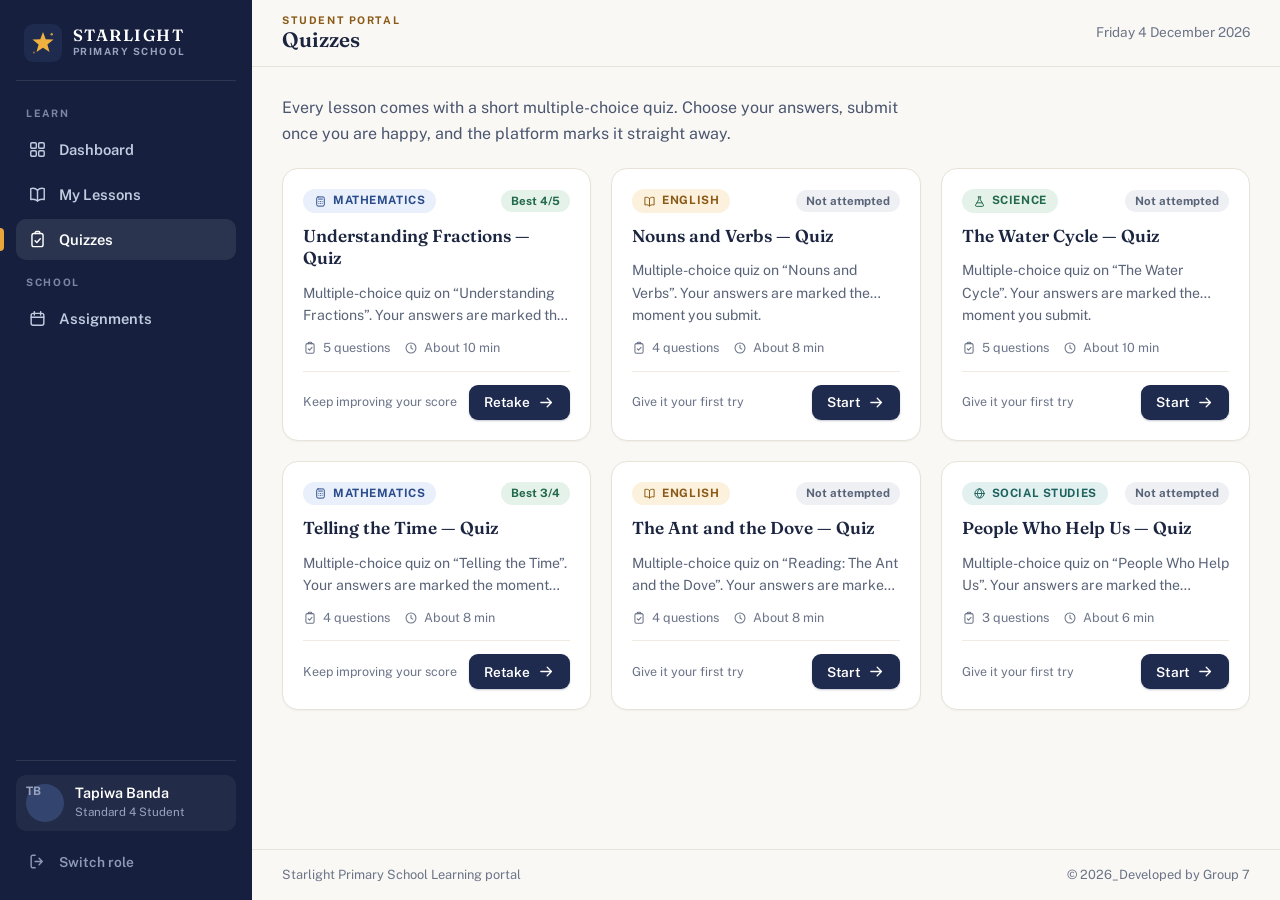
<file: GROUP 7/student/quizzes.html>
<!DOCTYPE html>
<html lang="en">
<head>
  <meta charset="UTF-8">
  <meta name="viewport" content="width=device-width, initial-scale=1.0">
  <title>Quizzes — Student portal — Starlight Primary School</title>
  <meta name="description" content="Attempt quizzes for every subject at Starlight Primary School.">
  <meta name="theme-color" content="#16203E">
  <link rel="icon" type="image/svg+xml" href="../assets/images/logo.svg">
  <link rel="preconnect" href="https://fonts.googleapis.com">
  <link rel="preconnect" href="https://fonts.gstatic.com" crossorigin>
  <link href="https://fonts.googleapis.com/css2?family=Fraunces:opsz,wght@9..144,500;9..144,600;9..144,700&family=Public+Sans:wght@400;500;600;700&display=swap" rel="stylesheet">
  <link rel="stylesheet" href="../assets/css/style.css">
  <link rel="stylesheet" href="../assets/css/app.css">
</head>
<body data-page="student-quizzes">
  <script src="../assets/js/loader.js"></script>

  <a class="skip-link" href="#main">Skip to content</a>

  <div class="app-shell">
    <aside class="sidebar" id="sidebar" aria-label="Student navigation">
      <a class="sidebar-brand" href="../index.html">
        <img src="../assets/images/logo.svg" alt="" width="38" height="38">
        <span class="brand-text"><b>Starlight</b><span>Primary School</span></span>
      </a>
      <nav class="side-nav">
        <p class="side-label">Learn</p>
        <a class="side-link" href="dashboard.html">
          <svg viewBox="0 0 24 24" fill="none" stroke="currentColor" stroke-width="1.8" stroke-linecap="round" stroke-linejoin="round" aria-hidden="true"><rect x="3.5" y="3.5" width="7" height="7" rx="1.5"/><rect x="13.5" y="3.5" width="7" height="7" rx="1.5"/><rect x="3.5" y="13.5" width="7" height="7" rx="1.5"/><rect x="13.5" y="13.5" width="7" height="7" rx="1.5"/></svg>
          <span>Dashboard</span>
        </a>
        <a class="side-link" href="lessons.html">
          <svg viewBox="0 0 24 24" fill="none" stroke="currentColor" stroke-width="1.8" stroke-linecap="round" stroke-linejoin="round" aria-hidden="true"><path d="M12 6.5C10.6 5 8.6 4.2 6.3 4.2c-1 0-2 .15-2.8.45V18.4c.8-.3 1.8-.45 2.8-.45 2.3 0 4.3.8 5.7 2.3 1.4-1.5 3.4-2.3 5.7-2.3 1 0 2 .15 2.8.45V4.65c-.8-.3-1.8-.45-2.8-.45-2.3 0-4.3.8-5.7 2.3Z"/><path d="M12 6.5v13.8"/></svg>
          <span>My Lessons</span>
        </a>
        <a class="side-link is-active" href="quizzes.html" aria-current="page">
          <svg viewBox="0 0 24 24" fill="none" stroke="currentColor" stroke-width="1.8" stroke-linecap="round" stroke-linejoin="round" aria-hidden="true"><rect x="5" y="4.5" width="14" height="16.5" rx="2.5"/><path d="M9 4.5V3.6A1.6 1.6 0 0 1 10.6 2h2.8A1.6 1.6 0 0 1 15 3.6v.9"/><path d="m9 13.5 2.2 2.2 4.3-4.7"/></svg>
          <span>Quizzes</span>
        </a>
        <p class="side-label">School</p>
        <a class="side-link" href="dashboard.html#assignments">
          <svg viewBox="0 0 24 24" fill="none" stroke="currentColor" stroke-width="1.8" stroke-linecap="round" stroke-linejoin="round" aria-hidden="true"><rect x="4" y="5.5" width="16" height="15" rx="2.5"/><path d="M8 3.5v4M16 3.5v4M4 10.5h16"/></svg>
          <span>Assignments</span>
        </a>
      </nav>
      <div class="sidebar-foot">
        <div class="user-card">
          <span class="avatar" aria-hidden="true">TB</span>
          <div><b>Tapiwa Banda</b><span>Standard 4 Student</span></div>
        </div>
        <a class="side-link side-link--muted" href="../index.html">
          <svg viewBox="0 0 24 24" fill="none" stroke="currentColor" stroke-width="1.8" stroke-linecap="round" stroke-linejoin="round" aria-hidden="true"><path d="M9 4H6a2 2 0 0 0-2 2v12a2 2 0 0 0 2 2h3"/><path d="m14 8 4 4-4 4M18 12H9"/></svg>
          <span>Switch role</span>
        </a>
      </div>
    </aside>
    <div class="scrim" aria-hidden="true"></div>

    <div class="app-main">
      <header class="app-topbar">
        <div class="topbar-left">
          <button type="button" class="nav-toggle" aria-label="Open menu" aria-expanded="false" aria-controls="sidebar">
            <svg viewBox="0 0 24 24" fill="none" stroke="currentColor" stroke-width="1.8" stroke-linecap="round" aria-hidden="true"><path d="M4 7h16M4 12h16M4 17h16"/></svg>
          </button>
          <div>
            <p class="topbar-kicker">Student portal</p>
            <h1>Quizzes</h1>
          </div>
        </div>
        <p class="topbar-date" data-today></p>
      </header>

      <main class="app-content" id="main">
        <section aria-label="Introduction to quizzes">
          <p style="max-width:62ch;color:var(--body)">
            Every lesson comes with a short multiple-choice quiz. Choose your answers,
            submit once you are happy, and the platform marks it straight away.
          </p>
        </section>
        <section class="lesson-grid" id="quiz-grid" aria-label="Quiz list"></section>
      </main>

      <footer class="app-footer">
        <span>Starlight Primary School Learning portal</span>
        <span>&copy; 2026_Developed by Group 7</span>
      </footer>
    </div>
  </div>

  <script src="../assets/js/sl-data.js"></script>
  <script src="../assets/js/app.js"></script>
  <script src="../assets/js/student.js"></script>
</body>
</html>
</file>
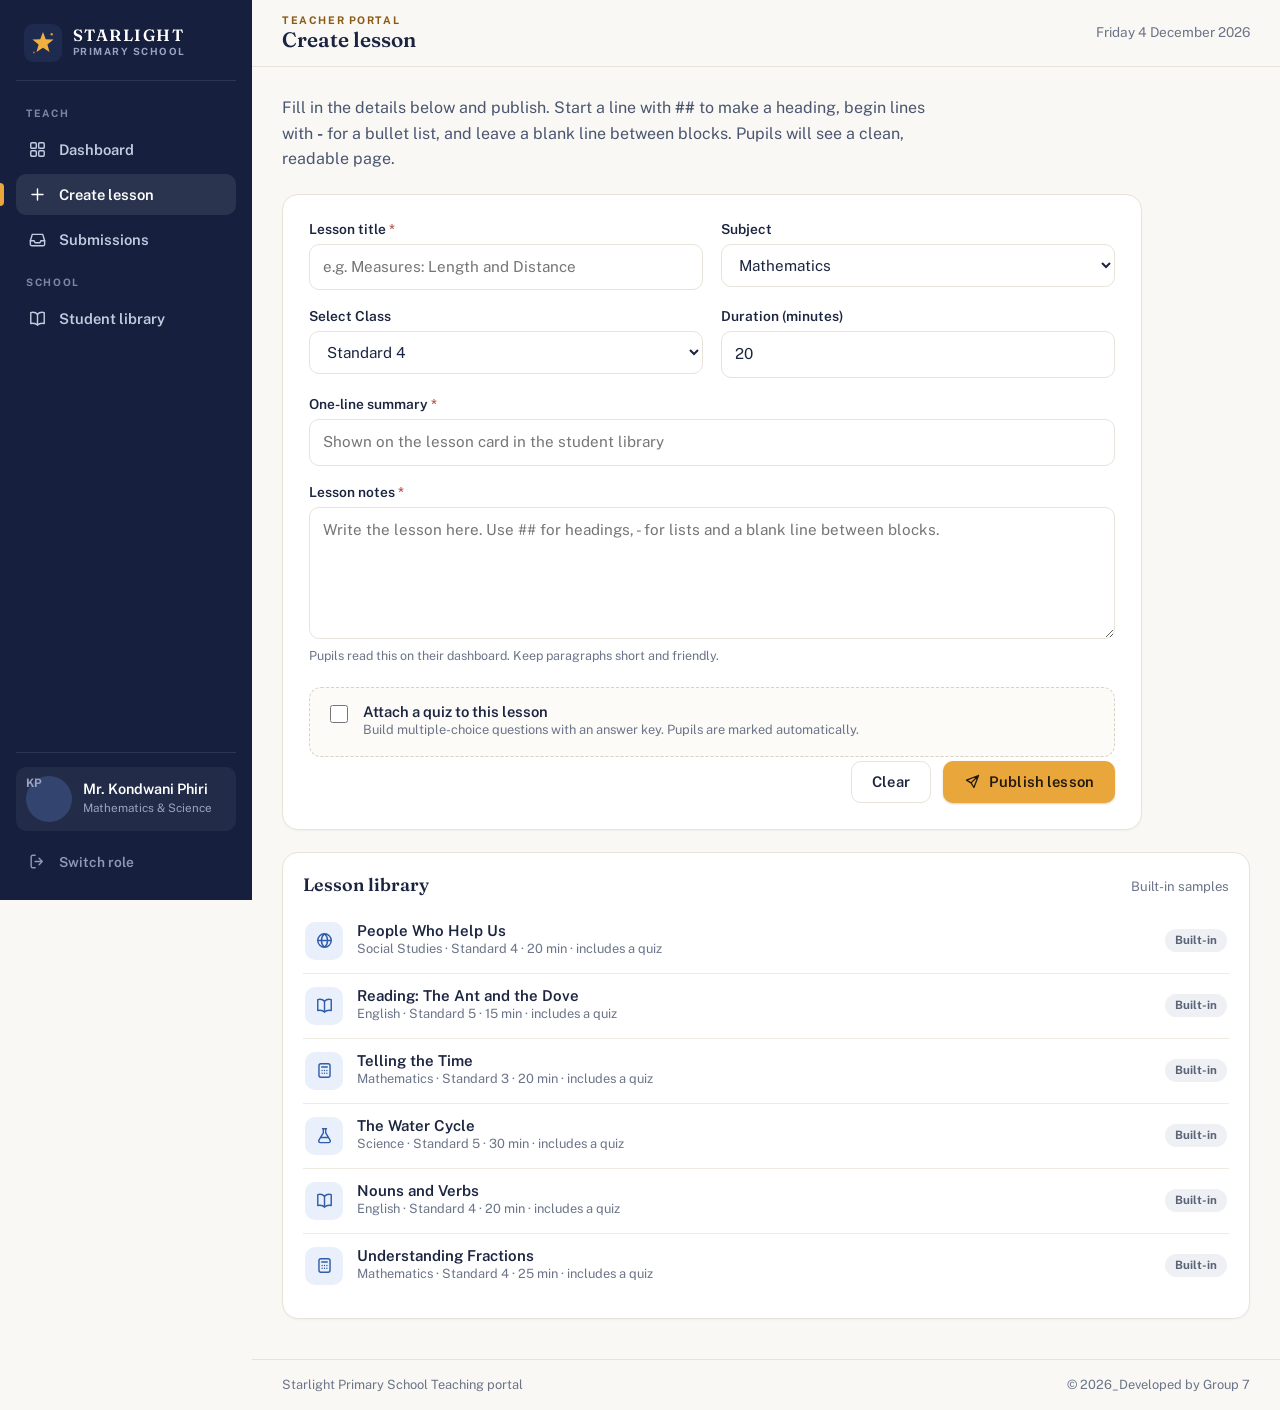
<file: GROUP 7/teacher/create-lesson.html>
<!DOCTYPE html>
<html lang="en">
<head>
  <meta charset="UTF-8">
  <meta name="viewport" content="width=device-width, initial-scale=1.0">
  <title>Create lesson — Teacher portal — Starlight Primary School</title>
  <meta name="description" content="Publish a new lesson, with an optional quiz, to the Starlight Primary School student library.">
  <meta name="theme-color" content="#16203E">
  <link rel="icon" type="image/svg+xml" href="../assets/images/logo.svg">
  <link rel="preconnect" href="https://fonts.googleapis.com">
  <link rel="preconnect" href="https://fonts.gstatic.com" crossorigin>
  <link href="https://fonts.googleapis.com/css2?family=Fraunces:opsz,wght@9..144,500;9..144,600;9..144,700&family=Public+Sans:wght@400;500;600;700&display=swap" rel="stylesheet">
  <link rel="stylesheet" href="../assets/css/style.css">
  <link rel="stylesheet" href="../assets/css/app.css">
</head>
<body data-page="teacher-create-lesson">
  <script src="../assets/js/loader.js"></script>

  <a class="skip-link" href="#main">Skip to content</a>

  <div class="app-shell">
    <aside class="sidebar" id="sidebar" aria-label="Teacher navigation">
      <a class="sidebar-brand" href="../index.html">
        <img src="../assets/images/logo.svg" alt="" width="38" height="38">
        <span class="brand-text"><b>Starlight</b><span>Primary School</span></span>
      </a>
      <nav class="side-nav">
        <p class="side-label">Teach</p>
        <a class="side-link" href="dashboard.html">
          <svg viewBox="0 0 24 24" fill="none" stroke="currentColor" stroke-width="1.8" stroke-linecap="round" stroke-linejoin="round" aria-hidden="true"><rect x="3.5" y="3.5" width="7" height="7" rx="1.5"/><rect x="13.5" y="3.5" width="7" height="7" rx="1.5"/><rect x="3.5" y="13.5" width="7" height="7" rx="1.5"/><rect x="13.5" y="13.5" width="7" height="7" rx="1.5"/></svg>
          <span>Dashboard</span>
        </a>
        <a class="side-link is-active" href="create-lesson.html" aria-current="page">
          <svg viewBox="0 0 24 24" fill="none" stroke="currentColor" stroke-width="1.8" stroke-linecap="round" stroke-linejoin="round" aria-hidden="true"><path d="M12 5v14M5 12h14"/></svg>
          <span>Create lesson</span>
        </a>
        <a class="side-link" href="submissions.html">
          <svg viewBox="0 0 24 24" fill="none" stroke="currentColor" stroke-width="1.8" stroke-linecap="round" stroke-linejoin="round" aria-hidden="true"><path d="M5.4 5.5h13.2L21 13.5V18a2 2 0 0 1-2 2H5a2 2 0 0 1-2-2v-4.5Z"/><path d="M3 13.5h4.6l1.3 2.6h6.2l1.3-2.6H21"/></svg>
          <span>Submissions</span>
        </a>
        <p class="side-label">School</p>
        <a class="side-link" href="../student/lessons.html">
          <svg viewBox="0 0 24 24" fill="none" stroke="currentColor" stroke-width="1.8" stroke-linecap="round" stroke-linejoin="round" aria-hidden="true"><path d="M12 6.5C10.6 5 8.6 4.2 6.3 4.2c-1 0-2 .15-2.8.45V18.4c.8-.3 1.8-.45 2.8-.45 2.3 0 4.3.8 5.7 2.3 1.4-1.5 3.4-2.3 5.7-2.3 1 0 2 .15 2.8.45V4.65c-.8-.3-1.8-.45-2.8-.45-2.3 0-4.3.8-5.7 2.3Z"/><path d="M12 6.5v13.8"/></svg>
          <span>Student library</span>
        </a>
      </nav>
      <div class="sidebar-foot">
        <div class="user-card">
          <span class="avatar avatar-lg" aria-hidden="true">KP</span>
          <div><b>Mr. Kondwani Phiri</b><span>Mathematics & Science</span></div>
        </div>
        <a class="side-link side-link--muted" href="../index.html">
          <svg viewBox="0 0 24 24" fill="none" stroke="currentColor" stroke-width="1.8" stroke-linecap="round" stroke-linejoin="round" aria-hidden="true"><path d="M9 4H6a2 2 0 0 0-2 2v12a2 2 0 0 0 2 2h3"/><path d="m14 8 4 4-4 4M18 12H9"/></svg>
          <span>Switch role</span>
        </a>
      </div>
    </aside>
    <div class="scrim" aria-hidden="true"></div>

    <div class="app-main">
      <header class="app-topbar">
        <div class="topbar-left">
          <button type="button" class="nav-toggle" aria-label="Open menu" aria-expanded="false" aria-controls="sidebar">
            <svg viewBox="0 0 24 24" fill="none" stroke="currentColor" stroke-width="1.8" stroke-linecap="round" aria-hidden="true"><path d="M4 7h16M4 12h16M4 17h16"/></svg>
          </button>
          <div>
            <p class="topbar-kicker">Teacher portal</p>
            <h1>Create lesson</h1>
          </div>
        </div>
        <p class="topbar-date" data-today></p>
      </header>

      <main class="app-content" id="main">
        <section aria-label="Introduction">
          <p style="max-width:66ch;color:var(--body)">
            Fill in the details below and publish. Start a line with
            <b>##</b> to make a heading, begin lines with <b>-</b> for a bullet list,
            and leave a blank line between blocks. Pupils will see a clean, readable page.
          </p>
        </section>

        <form class="form-card" id="lesson-form" novalidate>
          <div class="form-grid">
            <div class="field">
              <label for="l-title">Lesson title <span class="req" aria-hidden="true">*</span></label>
              <input class="input" type="text" id="l-title" placeholder="e.g. Measures: Length and Distance" required>
            </div>
            <div class="field">
              <label for="l-subject">Subject</label>
              <select class="input" id="l-subject">
                <option>Mathematics</option>
                <option>English</option>
                <option>Science</option>
                <option>Social Studies</option>
                <option>Creative Arts</option>
                <option>Physical & Health Education</option>
              </select>
            </div>
            <div class="field">
              <label for="l-class">Select Class</label>
              <select class="input" id="l-class">
                <option>Standard 4</option>
                <option>Standard 5</option>
                <option>Standard 6</option>
                <option>Standard 7</option>
                <option>Standard 8</option>
              </select>
            </div>
            <div class="field">
              <label for="l-duration">Duration (minutes)</label>
              <input class="input" type="number" id="l-duration" min="5" max="120" value="20">
            </div>
            <div class="field field--full">
              <label for="l-summary">One-line summary <span class="req" aria-hidden="true">*</span></label>
              <input class="input" type="text" id="l-summary" placeholder="Shown on the lesson card in the student library" required>
            </div>
            <div class="field field--full">
              <label for="l-content">Lesson notes <span class="req" aria-hidden="true">*</span></label>
              <textarea class="input" id="l-content" required
                placeholder="Write the lesson here. Use ## for headings, - for lists and a blank line between blocks."></textarea>
              <p class="hint">Pupils read this on their dashboard. Keep paragraphs short and friendly.</p>
            </div>
          </div>

          <div style="margin-top:22px">
            <label class="switch-row" for="attach-quiz">
              <input type="checkbox" id="attach-quiz">
              <span>
                <b>Attach a quiz to this lesson</b>
                <span>Build multiple-choice questions with an answer key. Pupils are marked automatically.</span>
              </span>
            </label>
          </div>

          <section class="builder" id="quiz-builder" hidden style="margin-top:16px" aria-label="Quiz builder">
            <div class="builder-head">
              <h3>Quiz builder</h3>
              <button type="button" class="btn btn-ghost btn-sm" id="add-question">
                <svg viewBox="0 0 24 24" fill="none" stroke="currentColor" stroke-width="1.8" stroke-linecap="round" stroke-linejoin="round" aria-hidden="true"><path d="M12 5v14M5 12h14"/></svg>
                Add question
              </button>
            </div>
            <div id="builder-rows"></div>
          </section>

          <div class="form-actions">
            <button type="button" class="btn btn-ghost" id="reset-form">Clear</button>
            <button type="submit" class="btn btn-accent">
              <svg viewBox="0 0 24 24" fill="none" stroke="currentColor" stroke-width="1.8" stroke-linecap="round" stroke-linejoin="round" aria-hidden="true"><path d="M20.5 3.5 10 14M20.5 3.5 14 20.5l-4-6.5-6.5-4Z"/></svg>
              Publish lesson
            </button>
          </div>
        </form>

        <section class="panel" aria-label="Your lessons">
          <div class="panel-head">
            <h2>Lesson library</h2>
            <p> Built-in samples</p>
          </div>
          <div id="my-lessons" class="row-list"></div>
        </section>
      </main>

      <footer class="app-footer">
        <span>Starlight Primary School Teaching portal</span>
        <span>&copy; 2026_Developed by Group 7</span>
      </footer>
    </div>
  </div>

  <script src="../assets/js/sl-data.js"></script>
  <script src="../assets/js/app.js"></script>
  <script src="../assets/js/teacher.js"></script>
</body>
</html>
</file>
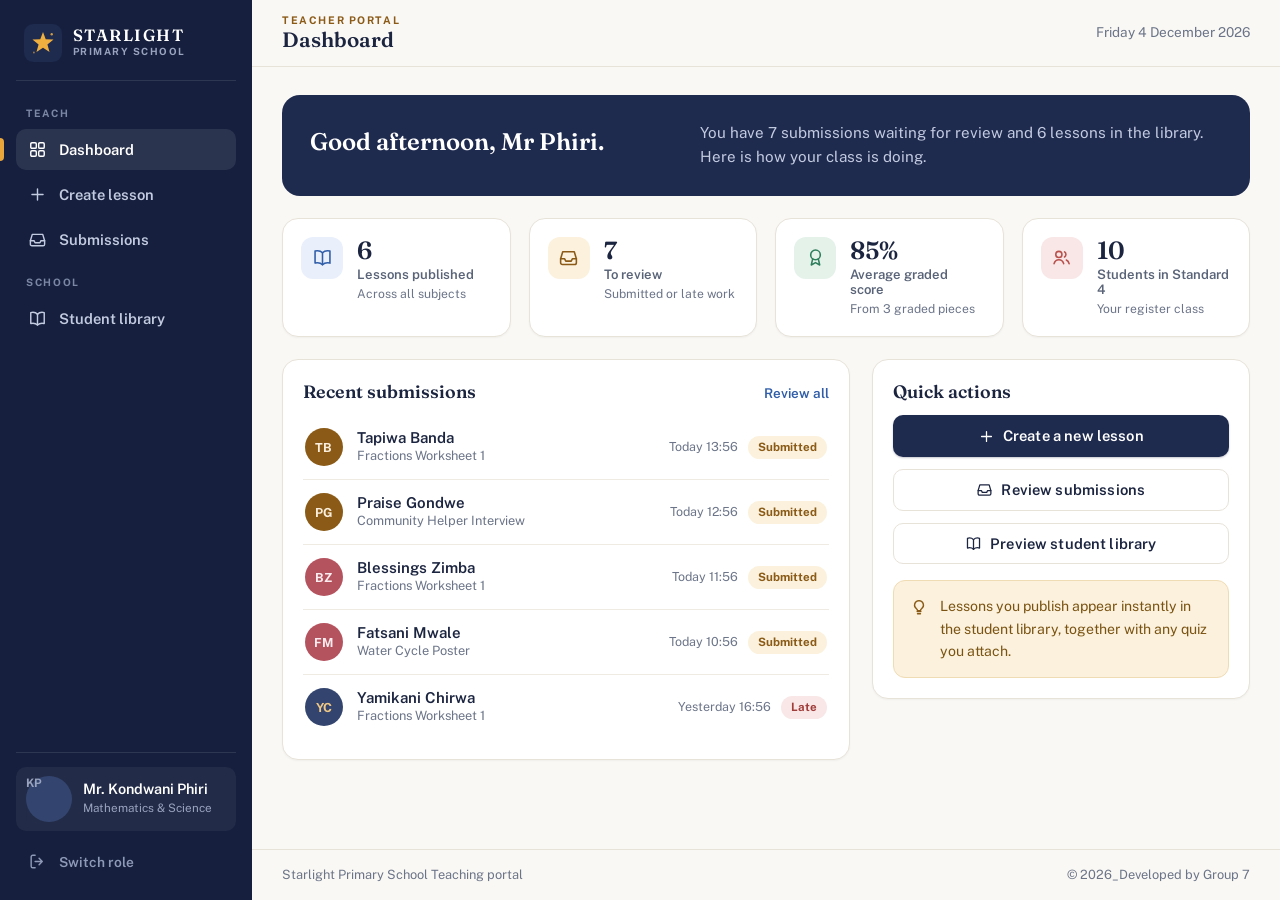
<file: GROUP 7/teacher/dashboard.html>
<!DOCTYPE html>
<html lang="en">
<head>
  <meta charset="UTF-8">
  <meta name="viewport" content="width=device-width, initial-scale=1.0">
  <title>Dashboard — Teacher portal — Starlight Primary School</title>
  <meta name="description" content="Teacher dashboard at Starlight Primary School. Review submissions, publish lessons and follow class progress.">
  <meta name="theme-color" content="#16203E">
  <link rel="icon" type="image/svg+xml" href="../assets/images/logo.svg">
  <link rel="preconnect" href="https://fonts.googleapis.com">
  <link rel="preconnect" href="https://fonts.gstatic.com" crossorigin>
  <link href="https://fonts.googleapis.com/css2?family=Fraunces:opsz,wght@9..144,500;9..144,600;9..144,700&family=Public+Sans:wght@400;500;600;700&display=swap" rel="stylesheet">
  <link rel="stylesheet" href="../assets/css/style.css">
  <link rel="stylesheet" href="../assets/css/app.css">
</head>
<body data-page="teacher-dashboard">
  <script src="../assets/js/loader.js"></script>

  <a class="skip-link" href="#main">Skip to content</a>

  <div class="app-shell">
    <aside class="sidebar" id="sidebar" aria-label="Teacher navigation">
      <a class="sidebar-brand" href="../index.html">
        <img src="../assets/images/logo.svg" alt="" width="38" height="38">
        <span class="brand-text"><b>Starlight</b><span>Primary School</span></span>
      </a>
      <nav class="side-nav">
        <p class="side-label">Teach</p>
        <a class="side-link is-active" href="dashboard.html" aria-current="page">
          <svg viewBox="0 0 24 24" fill="none" stroke="currentColor" stroke-width="1.8" stroke-linecap="round" stroke-linejoin="round" aria-hidden="true"><rect x="3.5" y="3.5" width="7" height="7" rx="1.5"/><rect x="13.5" y="3.5" width="7" height="7" rx="1.5"/><rect x="3.5" y="13.5" width="7" height="7" rx="1.5"/><rect x="13.5" y="13.5" width="7" height="7" rx="1.5"/></svg>
          <span>Dashboard</span>
        </a>
        <a class="side-link" href="create-lesson.html">
          <svg viewBox="0 0 24 24" fill="none" stroke="currentColor" stroke-width="1.8" stroke-linecap="round" stroke-linejoin="round" aria-hidden="true"><path d="M12 5v14M5 12h14"/></svg>
          <span>Create lesson</span>
        </a>
        <a class="side-link" href="submissions.html">
          <svg viewBox="0 0 24 24" fill="none" stroke="currentColor" stroke-width="1.8" stroke-linecap="round" stroke-linejoin="round" aria-hidden="true"><path d="M5.4 5.5h13.2L21 13.5V18a2 2 0 0 1-2 2H5a2 2 0 0 1-2-2v-4.5Z"/><path d="M3 13.5h4.6l1.3 2.6h6.2l1.3-2.6H21"/></svg>
          <span>Submissions</span>
        </a>
        <p class="side-label">School</p>
        <a class="side-link" href="../student/lessons.html">
          <svg viewBox="0 0 24 24" fill="none" stroke="currentColor" stroke-width="1.8" stroke-linecap="round" stroke-linejoin="round" aria-hidden="true"><path d="M12 6.5C10.6 5 8.6 4.2 6.3 4.2c-1 0-2 .15-2.8.45V18.4c.8-.3 1.8-.45 2.8-.45 2.3 0 4.3.8 5.7 2.3 1.4-1.5 3.4-2.3 5.7-2.3 1 0 2 .15 2.8.45V4.65c-.8-.3-1.8-.45-2.8-.45-2.3 0-4.3.8-5.7 2.3Z"/><path d="M12 6.5v13.8"/></svg>
          <span>Student library</span>
        </a>
      </nav>
      <div class="sidebar-foot">
        <div class="user-card">
          <span class="avatar avatar-lg" aria-hidden="true">KP</span>
          <div><b>Mr. Kondwani Phiri</b><span>Mathematics & Science</span></div>
        </div>
        <a class="side-link side-link--muted" href="../index.html">
          <svg viewBox="0 0 24 24" fill="none" stroke="currentColor" stroke-width="1.8" stroke-linecap="round" stroke-linejoin="round" aria-hidden="true"><path d="M9 4H6a2 2 0 0 0-2 2v12a2 2 0 0 0 2 2h3"/><path d="m14 8 4 4-4 4M18 12H9"/></svg>
          <span>Switch role</span>
        </a>
      </div>
    </aside>
    <div class="scrim" aria-hidden="true"></div>

    <div class="app-main">
      <header class="app-topbar">
        <div class="topbar-left">
          <button type="button" class="nav-toggle" aria-label="Open menu" aria-expanded="false" aria-controls="sidebar">
            <svg viewBox="0 0 24 24" fill="none" stroke="currentColor" stroke-width="1.8" stroke-linecap="round" aria-hidden="true"><path d="M4 7h16M4 12h16M4 17h16"/></svg>
          </button>
          <div>
            <p class="topbar-kicker">Teacher portal</p>
            <h1>Dashboard</h1>
          </div>
        </div>
        <p class="topbar-date" data-today></p>
      </header>

      <main class="app-content" id="main">
        <section class="welcome" data-welcome>
          <h2>Welcome back, Mr Phiri.</h2>
          <p>Loading your class overview...</p>
          <svg class="welcome-star" viewBox="0 0 64 64" fill="#F0B03F" aria-hidden="true"><path d="M32 8 38.6 24 56 25.3 42.6 36.6 47 53.4 32 44.3 17 53.4 21.4 36.6 8 25.3 25.4 24Z"/></svg>
        </section>

        <section class="stat-grid" data-stats aria-label="Class overview"></section>

        <div class="dash-grid">
          <section class="panel" aria-label="Recent submissions">
            <div class="panel-head">
              <h2>Recent submissions</h2>
              <a class="panel-link" href="submissions.html">Review all</a>
            </div>
            <div id="recent-subs" class="row-list"></div>
          </section>

          <section class="panel" aria-label="Quick actions">
            <div class="panel-head"><h2>Quick actions</h2></div>
            <div style="display:grid;gap:12px">
              <a class="btn btn-primary" href="create-lesson.html">
                <svg viewBox="0 0 24 24" fill="none" stroke="currentColor" stroke-width="1.8" stroke-linecap="round" stroke-linejoin="round" aria-hidden="true"><path d="M12 5v14M5 12h14"/></svg>
                Create a new lesson
              </a>
              <a class="btn btn-ghost" href="submissions.html">
                <svg viewBox="0 0 24 24" fill="none" stroke="currentColor" stroke-width="1.8" stroke-linecap="round" stroke-linejoin="round" aria-hidden="true"><path d="M5.4 5.5h13.2L21 13.5V18a2 2 0 0 1-2 2H5a2 2 0 0 1-2-2v-4.5Z"/><path d="M3 13.5h4.6l1.3 2.6h6.2l1.3-2.6H21"/></svg>
                Review submissions
              </a>
              <a class="btn btn-ghost" href="../student/lessons.html">
                <svg viewBox="0 0 24 24" fill="none" stroke="currentColor" stroke-width="1.8" stroke-linecap="round" stroke-linejoin="round" aria-hidden="true"><path d="M12 6.5C10.6 5 8.6 4.2 6.3 4.2c-1 0-2 .15-2.8.45V18.4c.8-.3 1.8-.45 2.8-.45 2.3 0 4.3.8 5.7 2.3 1.4-1.5 3.4-2.3 5.7-2.3 1 0 2 .15 2.8.45V4.65c-.8-.3-1.8-.45-2.8-.45-2.3 0-4.3.8-5.7 2.3Z"/><path d="M12 6.5v13.8"/></svg>
                Preview student library
              </a>
            </div>
            <div class="note" style="display:flex;gap:12px;background:var(--amber-tint);border:1px solid #F0DCB4;border-radius:12px;padding:14px 16px;font-size:.88rem;line-height:1.6;color:#7A5312;margin-top:16px">
              <svg viewBox="0 0 24 24" fill="none" stroke="currentColor" stroke-width="1.8" stroke-linecap="round" stroke-linejoin="round" style="width:18px;height:18px;flex:none;margin-top:3px;color:var(--amber-deep)" aria-hidden="true"><path d="M9.5 18h5M10 21h4"/><path d="M12 3.5a6 6 0 0 0-3.4 10.9c.8.6 1.4 1.6 1.4 2.6h4c0-1 .6-2 1.4-2.6A6 6 0 0 0 12 3.5Z"/></svg>
              <span>Lessons you publish appear instantly in the student library, together with any quiz you attach.</span>
            </div>
          </section>
        </div>
      </main>

      <footer class="app-footer">
        <span>Starlight Primary School Teaching portal</span>
        <span>&copy; 2026_Developed by Group 7</span>
      </footer>
    </div>
  </div>

  <script src="../assets/js/sl-data.js"></script>
  <script src="../assets/js/app.js"></script>
  <script src="../assets/js/teacher.js"></script>
</body>
</html>
</file>
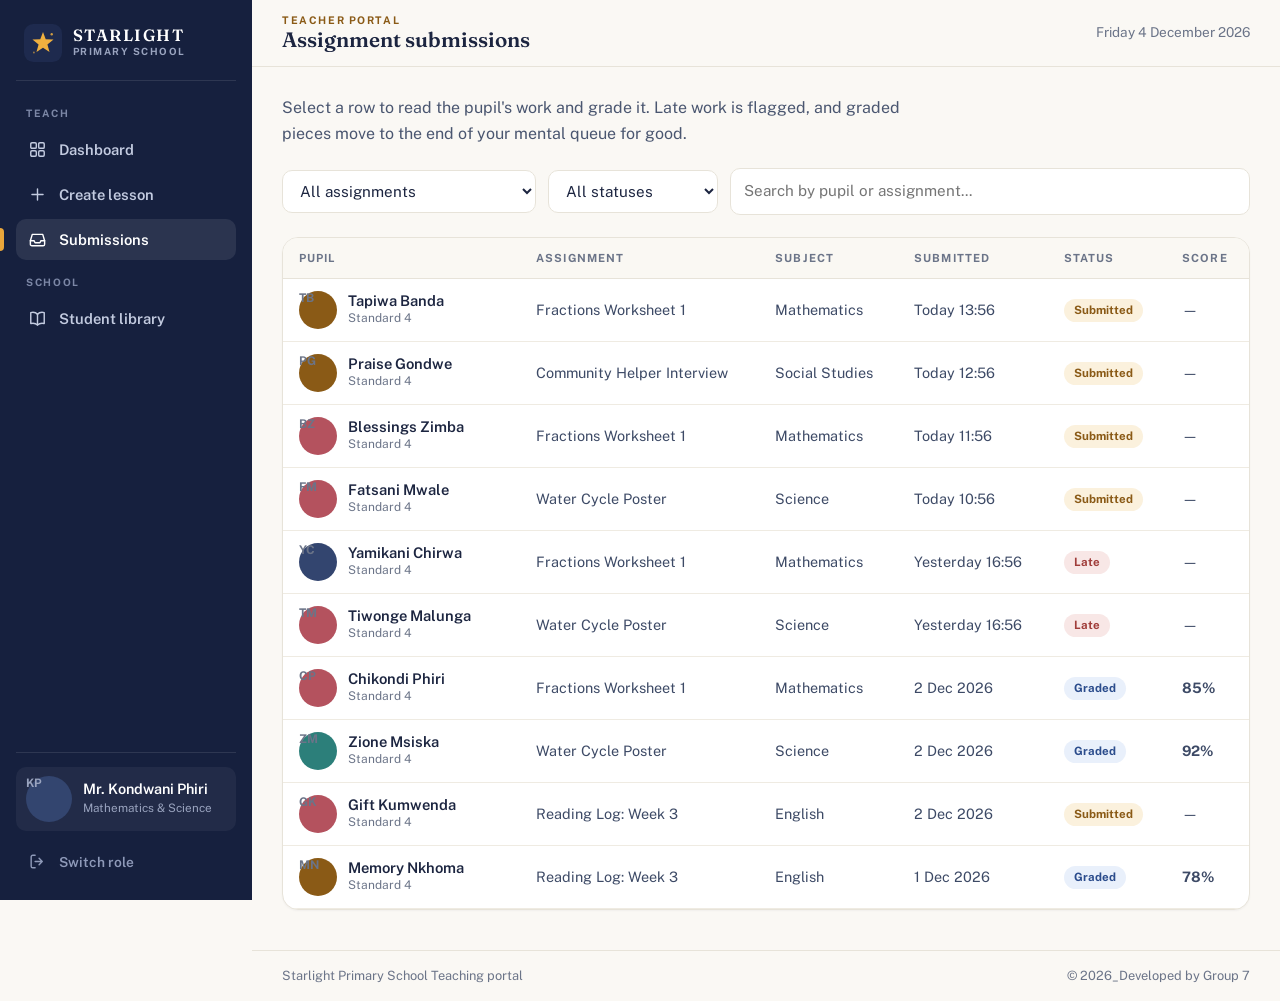
<file: GROUP 7/teacher/submissions.html>
<!DOCTYPE html>
<html lang="en">
<head>
  <meta charset="UTF-8">
  <meta name="viewport" content="width=device-width, initial-scale=1.0">
  <title>Submissions — Teacher portal — Starlight Primary School</title>
  <meta name="description" content="Review and grade assignment submissions from your class at Starlight Primary School.">
  <meta name="theme-color" content="#16203E">
  <link rel="icon" type="image/svg+xml" href="../assets/images/logo.svg">
  <link rel="preconnect" href="https://fonts.googleapis.com">
  <link rel="preconnect" href="https://fonts.gstatic.com" crossorigin>
  <link href="https://fonts.googleapis.com/css2?family=Fraunces:opsz,wght@9..144,500;9..144,600;9..144,700&family=Public+Sans:wght@400;500;600;700&display=swap" rel="stylesheet">
  <link rel="stylesheet" href="../assets/css/style.css">
  <link rel="stylesheet" href="../assets/css/app.css">
</head>
<body data-page="teacher-submissions">
  <script src="../assets/js/loader.js"></script>

  <a class="skip-link" href="#main">Skip to content</a>

  <div class="app-shell">
    <aside class="sidebar" id="sidebar" aria-label="Teacher navigation">
      <a class="sidebar-brand" href="../index.html">
        <img src="../assets/images/logo.svg" alt="" width="38" height="38">
        <span class="brand-text"><b>Starlight</b><span>Primary School</span></span>
      </a>
      <nav class="side-nav">
        <p class="side-label">Teach</p>
        <a class="side-link" href="dashboard.html">
          <svg viewBox="0 0 24 24" fill="none" stroke="currentColor" stroke-width="1.8" stroke-linecap="round" stroke-linejoin="round" aria-hidden="true"><rect x="3.5" y="3.5" width="7" height="7" rx="1.5"/><rect x="13.5" y="3.5" width="7" height="7" rx="1.5"/><rect x="3.5" y="13.5" width="7" height="7" rx="1.5"/><rect x="13.5" y="13.5" width="7" height="7" rx="1.5"/></svg>
          <span>Dashboard</span>
        </a>
        <a class="side-link" href="create-lesson.html">
          <svg viewBox="0 0 24 24" fill="none" stroke="currentColor" stroke-width="1.8" stroke-linecap="round" stroke-linejoin="round" aria-hidden="true"><path d="M12 5v14M5 12h14"/></svg>
          <span>Create lesson</span>
        </a>
        <a class="side-link is-active" href="submissions.html" aria-current="page">
          <svg viewBox="0 0 24 24" fill="none" stroke="currentColor" stroke-width="1.8" stroke-linecap="round" stroke-linejoin="round" aria-hidden="true"><path d="M5.4 5.5h13.2L21 13.5V18a2 2 0 0 1-2 2H5a2 2 0 0 1-2-2v-4.5Z"/><path d="M3 13.5h4.6l1.3 2.6h6.2l1.3-2.6H21"/></svg>
          <span>Submissions</span>
        </a>
        <p class="side-label">School</p>
        <a class="side-link" href="../student/lessons.html">
          <svg viewBox="0 0 24 24" fill="none" stroke="currentColor" stroke-width="1.8" stroke-linecap="round" stroke-linejoin="round" aria-hidden="true"><path d="M12 6.5C10.6 5 8.6 4.2 6.3 4.2c-1 0-2 .15-2.8.45V18.4c.8-.3 1.8-.45 2.8-.45 2.3 0 4.3.8 5.7 2.3 1.4-1.5 3.4-2.3 5.7-2.3 1 0 2 .15 2.8.45V4.65c-.8-.3-1.8-.45-2.8-.45-2.3 0-4.3.8-5.7 2.3Z"/><path d="M12 6.5v13.8"/></svg>
          <span>Student library</span>
        </a>
      </nav>
      <div class="sidebar-foot">
        <div class="user-card">
          <span class="avatar avatar-lg" aria-hidden="true">KP</span>
          <div><b>Mr. Kondwani Phiri</b><span>Mathematics & Science</span></div>
        </div>
        <a class="side-link side-link--muted" href="../index.html">
          <svg viewBox="0 0 24 24" fill="none" stroke="currentColor" stroke-width="1.8" stroke-linecap="round" stroke-linejoin="round" aria-hidden="true"><path d="M9 4H6a2 2 0 0 0-2 2v12a2 2 0 0 0 2 2h3"/><path d="m14 8 4 4-4 4M18 12H9"/></svg>
          <span>Switch role</span>
        </a>
      </div>
    </aside>
    <div class="scrim" aria-hidden="true"></div>

    <div class="app-main">
      <header class="app-topbar">
        <div class="topbar-left">
          <button type="button" class="nav-toggle" aria-label="Open menu" aria-expanded="false" aria-controls="sidebar">
            <svg viewBox="0 0 24 24" fill="none" stroke="currentColor" stroke-width="1.8" stroke-linecap="round" aria-hidden="true"><path d="M4 7h16M4 12h16M4 17h16"/></svg>
          </button>
          <div>
            <p class="topbar-kicker">Teacher portal</p>
            <h1>Assignment submissions</h1>
          </div>
        </div>
        <p class="topbar-date" data-today></p>
      </header>

      <main class="app-content" id="main">
        <section aria-label="Introduction">
          <p style="max-width:66ch;color:var(--body)">
            Select a row to read the pupil's work and grade it. Late work is flagged,
            and graded pieces move to the end of your mental queue for good.
          </p>
        </section>

        <section class="toolbar" aria-label="Filters">
          <select class="input" id="f-assignment" aria-label="Filter by assignment"></select>
          <select class="input" id="f-status" aria-label="Filter by status">
            <option value="all">All statuses</option>
            <option value="submitted">Submitted</option>
            <option value="late">Late</option>
            <option value="graded">Graded</option>
          </select>
          <input class="input input--search" type="search" id="f-search"
                 placeholder="Search by pupil or assignment..." aria-label="Search submissions">
        </section>

        <div class="table-wrap">
          <table class="table" id="subs-table">
            <thead>
              <tr>
                <th scope="col">Pupil</th>
                <th scope="col">Assignment</th>
                <th scope="col">Subject</th>
                <th scope="col">Submitted</th>
                <th scope="col">Status</th>
                <th scope="col">Score</th>
              </tr>
            </thead>
            <tbody></tbody>
          </table>
        </div>
      </main>

      <footer class="app-footer">
        <span>Starlight Primary School Teaching portal</span>
        <span>&copy; 2026_Developed by Group 7</span>
      </footer>
    </div>
  </div>

  <script src="../assets/js/sl-data.js"></script>
  <script src="../assets/js/app.js"></script>
  <script src="../assets/js/teacher.js"></script>
</body>
</html>
</file>
<file: GROUP 7/assets/css/style.css>
/*
   Starlight Primary School — base styles
   Tokens, reset, shared components, loader, landing page 
*/

/* ---------- Design tokens ---------- */
:root {
  --paper: #FAF8F4;
  --surface: #FFFFFF;
  --ink: #1C2540;
  --body: #4A5670;
  --muted: #6B7488;

  --navy: #1E2A4E;
  --navy-2: #16203E;
  --navy-3: #101830;

  --amber: #E9A63B;
  --amber-2: #D89127;
  --amber-tint: #FBF1DD;
  --amber-deep: #8A5A16;

  --green: #2E7D5B;
  --green-tint: #E4F2EA;
  --red: #B8504C;
  --red-tint: #F8E7E6;
  --blue: #2F5DA8;
  --blue-tint: #E9F0FB;
  --teal: #2C7F7A;
  --teal-tint: #E2F1F0;
  --rose: #B4525E;
  --rose-tint: #F9E9EC;

  --line: #E7E3D9;
  --line-2: #EFEBE2;

  --shadow-1: 0 1px 2px rgba(22, 32, 62, 0.05), 0 10px 30px -14px rgba(22, 32, 62, 0.14);
  --shadow-2: 0 2px 4px rgba(22, 32, 62, 0.06), 0 18px 44px -16px rgba(22, 32, 62, 0.22);

  --radius: 16px;
  --radius-s: 10px;

  --font-display: "Fraunces", Georgia, "Times New Roman", serif;
  --font-body: "Public Sans", -apple-system, "Segoe UI", Roboto, "Helvetica Neue", Arial, sans-serif;
}

/* ---------- Reset & base ---------- */
*,
*::before,
*::after { box-sizing: border-box; }

html { -webkit-text-size-adjust: 100%; }

body {
  margin: 0;
  font-family: var(--font-body);
  font-size: 16px;
  line-height: 1.6;
  color: var(--ink);
  background: var(--paper);
  -webkit-font-smoothing: antialiased;
}

h1, h2, h3, h4, p, ul, ol, figure { margin: 0; }
ul, ol { padding: 0; }

[hidden] { display: none !important; }

img, svg { max-width: 100%; display: inline-block; vertical-align: middle; }

a { color: var(--blue); }

button { font-family: inherit; }

::selection { background: var(--amber); color: #20180B; }

:focus-visible {
  outline: 2px solid var(--navy);
  outline-offset: 2px;
  border-radius: 4px;
}

.skip-link {
  position: absolute;
  left: 16px;
  top: -60px;
  z-index: 200;
  background: var(--navy);
  color: #fff;
  padding: 10px 16px;
  border-radius: 0 0 10px 10px;
  text-decoration: none;
  font-weight: 600;
  font-size: 0.9rem;
  transition: top 0.2s ease;
}
.skip-link:focus { top: 0; }

/* ---------- Layout helpers ---------- */
.container { width: min(1160px, 92%); margin-inline: auto; }
.section { padding: 64px 0; }
.section--tight { padding: 40px 0; }

/* ---------- Buttons ---------- */
.btn {
  display: inline-flex;
  align-items: center;
  justify-content: center;
  gap: 8px;
  padding: 11px 20px;
  border-radius: var(--radius-s);
  border: 1px solid transparent;
  font: 600 0.92rem/1.2 var(--font-body);
  letter-spacing: 0.01em;
  color: var(--ink);
  background: transparent;
  cursor: pointer;
  text-decoration: none;
  transition: background 0.18s ease, color 0.18s ease, border-color 0.18s ease,
              box-shadow 0.18s ease, transform 0.18s ease;
}
.btn:active { transform: translateY(1px); }
.btn svg { width: 17px; height: 17px; flex: none; }

.btn-primary { background: var(--navy); color: #fff; box-shadow: 0 1px 2px rgba(22, 32, 62, 0.25); }
.btn-primary:hover { background: #172142; }

.btn-accent { background: var(--amber); color: #20180B; box-shadow: 0 1px 2px rgba(138, 90, 22, 0.3); }
.btn-accent:hover { background: var(--amber-2); }

.btn-ghost { border-color: var(--line); background: var(--surface); color: var(--ink); }
.btn-ghost:hover { border-color: #CDC7B8; background: #FCFBF8; }

.btn-danger { background: var(--red-tint); color: var(--red); }
.btn-danger:hover { background: #F2D9D7; }

.btn-sm { padding: 8px 14px; font-size: 0.85rem; border-radius: 9px; }
.btn-block { width: 100%; }
.btn[disabled] { opacity: 0.55; cursor: not-allowed; }

/* ---------- Subject chips ---------- */
.chip {
  display: inline-flex;
  align-items: center;
  gap: 6px;
  padding: 5px 11px;
  border-radius: 999px;
  font: 700 0.72rem/1.2 var(--font-body);
  letter-spacing: 0.05em;
  text-transform: uppercase;
  white-space: nowrap;
}
.chip svg { width: 13px; height: 13px; flex: none; }

.chip-mathematics { background: var(--blue-tint); color: #2B4C8C; }
.chip-english { background: var(--amber-tint); color: var(--amber-deep); }
.chip-science { background: var(--green-tint); color: #22684B; }
.chip-social-studies { background: var(--teal-tint); color: #1F6360; }
.chip-creative-arts { background: var(--rose-tint); color: #9C3F4E; }
.chip-physical-health-education { background: #ECEEF4; color: #4A5670; }

/* ---------- Status badges ---------- */
.badge {
  display: inline-flex;
  align-items: center;
  gap: 6px;
  padding: 4px 10px;
  border-radius: 999px;
  font: 700 0.72rem/1.3 var(--font-body);
  white-space: nowrap;
}
.badge-done { background: var(--green-tint); color: #22684B; }
.badge-progress { background: var(--amber-tint); color: var(--amber-deep); }
.badge-todo { background: #EEF0F4; color: #5A6478; }
.badge-late { background: var(--red-tint); color: #A03D3A; }
.badge-graded { background: var(--blue-tint); color: #2B4C8C; }

/* ---------- Avatars ---------- */
.avatar {
  display: inline-grid;
  place-items: center;
  width: 38px;
  height: 38px;
  flex: none;
  border-radius: 50%;
  background: #33456F;
  color: #F0C886;
  font: 700 0.78rem var(--font-body);
  letter-spacing: 0.04em;
  user-select: none;
}
.avatar-lg { width: 46px; height: 46px; font-size: 0.9rem; }
.avatar-t1 { background: var(--green); color: #EAF6EF; }
.avatar-t2 { background: var(--rose); color: #FBEDEF; }
.avatar-t3 { background: var(--teal); color: #E8F5F4; }
.avatar-t4 { background: var(--amber-deep); color: #FBEEDC; }

/* ---------- Progress bar ---------- */
.progress {
  height: 8px;
  border-radius: 999px;
  background: #ECE8DE;
  overflow: hidden;
}
.progress i {
  display: block;
  height: 100%;
  border-radius: 999px;
  background: var(--amber);
  transition: width 0.4s ease;
}
.progress--navy i { background: var(--navy); }

/* ---------- Page loading overlay ---------- */
body.is-loading { overflow: hidden; }

.page-loader {
  position: fixed;
  inset: 0;
  z-index: 9999;
  display: grid;
  place-items: center;
  background: var(--paper);
  transition: opacity 0.45s ease, visibility 0.45s ease;
}
.page-loader.is-hidden { opacity: 0; visibility: hidden; }

.loader-inner { display: flex; flex-direction: column; align-items: center; gap: 18px; }

.loader-star { animation: loader-star 1.5s ease-in-out infinite; }
@keyframes loader-star {
  0%, 100% { transform: scale(1); opacity: 1; }
  50% { transform: scale(1.1) rotate(4deg); opacity: 0.82; }
}

.loader-word {
  font: 600 1.05rem var(--font-display);
  letter-spacing: 0.01em;
  color: var(--ink);
}

.loader-bar {
  display: block;
  width: 132px;
  height: 4px;
  border-radius: 999px;
  background: #EAE6DB;
  overflow: hidden;
}
.loader-bar i {
  display: block;
  height: 100%;
  width: 40%;
  border-radius: 999px;
  background: var(--amber);
  animation: loader-bar 1.1s ease-in-out infinite;
}
@keyframes loader-bar {
  from { transform: translateX(-110%); }
  to { transform: translateX(350%); }
}

/* ============================================================
   Landing page
   ============================================================ */

/* Header */
.site-header { border-bottom: 1px solid var(--line); background: var(--paper); }
.site-header-inner {
  display: flex;
  align-items: center;
  justify-content: space-between;
  gap: 20px;
  height: 78px;
}

.brand { display: flex; align-items: center; gap: 12px; text-decoration: none; color: inherit; }
.brand img { width: 42px; height: 42px; flex: none; }
.brand-text b {
  display: block;
  font: 600 1.12rem/1.15 var(--font-display);
  color: var(--ink);
}
.brand-text span {
  display: block;
  font: 700 0.66rem/1.4 var(--font-body);
  letter-spacing: 0.16em;
  text-transform: uppercase;
  color: var(--muted);
}

.site-nav { display: flex; align-items: center; gap: 6px; }
.nav-link {
  padding: 9px 14px;
  border-radius: 9px;
  color: #3D4A66;
  font: 600 0.92rem var(--font-body);
  text-decoration: none;
  transition: background 0.15s ease;
}
.nav-link:hover { background: #F1EEE6; }

/* Hero */
.hero { padding: 72px 0 60px; }
.hero-inner {
  display: grid;
  grid-template-columns: 1.05fr 0.95fr;
  gap: 56px;
  align-items: center;
}

.kicker {
  display: inline-flex;
  align-items: center;
  gap: 8px;
  font: 700 0.72rem var(--font-body);
  letter-spacing: 0.16em;
  text-transform: uppercase;
  color: var(--amber-deep);
  background: var(--amber-tint);
  padding: 7px 13px;
  border-radius: 999px;
}
.kicker svg { width: 13px; height: 13px; }

.hero-title {
  font: 600 clamp(2.5rem, 4.6vw, 3.5rem)/1.08 var(--font-display);
  letter-spacing: -0.015em;
  color: var(--ink);
  margin: 22px 0 18px;
}
.hero-title em { font-style: italic; color: #C9822A; }

.hero-lead {
  font-size: 1.08rem;
  line-height: 1.68;
  color: var(--body);
  max-width: 52ch;
}

.hero-actions { display: flex; flex-wrap: wrap; gap: 12px; margin-top: 30px; }
.hero-actions .btn { padding: 13px 24px; font-size: 0.98rem; }
.hero-note { margin-top: 16px; font-size: 0.85rem; color: var(--muted); }

.hero-art img { width: 100%; height: auto; }

/* Role selection */
.roles { padding: 20px 0 40px; }

.section-head { max-width: 660px; margin: 0 auto 40px; text-align: center; }
.section-head h2 {
  font: 600 clamp(1.6rem, 3vw, 2.05rem)/1.2 var(--font-display);
  color: var(--ink);
  margin: 16px 0 12px;
  letter-spacing: -0.01em;
}
.section-head p { color: var(--body); font-size: 1rem; line-height: 1.65; }

.role-grid { display: grid; grid-template-columns: 1fr 1fr; gap: 26px; }

.role-card {
  position: relative;
  overflow: hidden;
  display: flex;
  flex-direction: column;
  gap: 18px;
  background: var(--surface);
  border: 1px solid var(--line);
  border-radius: 18px;
  padding: 26px;
  box-shadow: var(--shadow-1);
  transition: transform 0.2s ease, box-shadow 0.2s ease;
}
.role-card::before {
  content: "";
  position: absolute;
  inset: 0 0 auto 0;
  height: 5px;
  background: var(--navy);
}
.role-card--teacher::before { background: var(--amber); }
.role-card:hover { transform: translateY(-4px); box-shadow: var(--shadow-2); }

.role-art {
  height: 192px;
  display: grid;
  place-items: center;
  background: #F4F7FB;
  border: 1px solid var(--line-2);
  border-radius: 12px;
}
.role-card--teacher .role-art { background: #FBF7EE; }
.role-art img { max-height: 168px; width: auto; }

.role-body h3 { font: 600 1.35rem var(--font-display); color: var(--ink); margin-bottom: 8px; }
.role-body > p { color: var(--body); font-size: 0.95rem; line-height: 1.62; }

.role-list { list-style: none; display: grid; gap: 10px; margin: 6px 0; }
.role-list li {
  display: flex;
  align-items: flex-start;
  gap: 10px;
  font-size: 0.93rem;
  color: #3D4A66;
  line-height: 1.5;
}
.role-list svg { width: 18px; height: 18px; flex: none; margin-top: 2px; color: var(--green); }

.role-card .btn { margin-top: auto; }

/* Features */
.features { padding: 56px 0; }
.feature-grid { display: grid; grid-template-columns: repeat(4, 1fr); gap: 22px; }

.feature {
  background: var(--surface);
  border: 1px solid var(--line);
  border-radius: var(--radius);
  padding: 22px;
  box-shadow: var(--shadow-1);
}
.feature-icon {
  width: 44px;
  height: 44px;
  border-radius: 12px;
  display: grid;
  place-items: center;
  background: var(--amber-tint);
  color: var(--amber-deep);
  margin-bottom: 14px;
}
.feature-icon svg { width: 22px; height: 22px; }
.feature h3 { font: 600 1.02rem var(--font-body); color: var(--ink); margin-bottom: 6px; }
.feature p { font-size: 0.88rem; line-height: 1.58; color: #5A6478; }

/* Stats band */
.band { background: var(--navy); padding: 36px 0; }
.band-inner {
  display: grid;
  grid-template-columns: repeat(3, 1fr);
  gap: 24px;
  text-align: center;
}
.band-item b { display: block; font: 600 1.9rem/1.1 var(--font-display); color: #F0B03F; }
.band-item span {
  font: 700 0.76rem var(--font-body);
  letter-spacing: 0.12em;
  text-transform: uppercase;
  color: #B9C2D8;
}

/* Footer */
.site-footer { background: var(--navy-2); color: #B9C2D8; }
.footer-inner {
  display: grid;
  grid-template-columns: 1.4fr 0.8fr 0.9fr 1.1fr;
  gap: 40px;
  padding: 54px 0 40px;
}
.footer-brand .brand-text b { color: #fff; }
.footer-brand .brand-text span { color: #8E99B8; }
.footer-brand p { margin-top: 14px; font-size: 0.9rem; line-height: 1.65; max-width: 34ch; }

.footer-col h3 {
  font: 700 0.74rem var(--font-body);
  letter-spacing: 0.14em;
  text-transform: uppercase;
  color: #fff;
  margin-bottom: 16px;
}
.footer-col ul { list-style: none; display: grid; gap: 10px; }
.footer-col a { color: #B9C2D8; text-decoration: none; font-size: 0.92rem; transition: color 0.15s ease; }
.footer-col a:hover { color: #F0B03F; }
.footer-col address { font-style: normal; font-size: 0.92rem; line-height: 1.7; }

.footer-bottom {
  border-top: 1px solid rgba(255, 255, 255, 0.12);
  padding: 18px 0;
  display: flex;
  justify-content: space-between;
  flex-wrap: wrap;
  gap: 10px;
  font-size: 0.8rem;
  color: #8891A8;
}

/* ---------- Responsive landing ---------- */
@media (max-width: 1020px) {
  .hero { padding: 52px 0 44px; }
  .hero-inner { grid-template-columns: 1fr; gap: 36px; }
  .hero-art { max-width: 540px; margin-inline: auto; }
  .footer-inner { grid-template-columns: 1fr 1fr; }
}

@media (max-width: 880px) {
  .role-grid { grid-template-columns: 1fr; }
  .feature-grid { grid-template-columns: 1fr 1fr; }
}

@media (max-width: 640px) {
  .site-nav .nav-link--hide { display: none; }
  .feature-grid { grid-template-columns: 1fr; }
  .band-inner { grid-template-columns: 1fr; gap: 18px; }
  .footer-inner { grid-template-columns: 1fr; gap: 28px; }
  .footer-bottom { flex-direction: column; align-items: flex-start; }
}

/* ---------- Reduced motion ---------- */
@media (prefers-reduced-motion: reduce) {
  *,
  *::before,
  *::after {
    animation-duration: 0.01ms !important;
    animation-iteration-count: 1 !important;
    transition-duration: 0.01ms !important;
  }
}
</file>
<file: GROUP 7/assets/css/app.css>
/*
   Starlight Primary School — application styles
   Portal shell, dashboards, lessons, quizzes, forms, tables
*/

/* ---------- Shell layout ---------- */
.app-shell {
  display: grid;
  grid-template-columns: 252px minmax(0, 1fr);
  min-height: 100vh;
}

.sidebar {
  position: sticky;
  top: 0;
  height: 100vh;
  display: flex;
  flex-direction: column;
  background: var(--navy-2);
  color: #fff;
  padding: 22px 16px 18px;
  z-index: 40;
}

.sidebar-brand {
  display: flex;
  align-items: center;
  gap: 11px;
  padding: 2px 8px 18px;
  border-bottom: 1px solid rgba(255, 255, 255, 0.1);
  margin-bottom: 14px;
  text-decoration: none;
}
.sidebar-brand img { width: 38px; height: 38px; flex: none; }
.sidebar-brand b {
  display: block;
  font: 600 1.02rem/1.15 var(--font-display);
  color: #fff;
}
.sidebar-brand span {
  display: block;
  font: 700 0.62rem/1.5 var(--font-body);
  letter-spacing: 0.15em;
  text-transform: uppercase;
  color: #9AA4BF;
}

.side-nav { display: flex; flex-direction: column; gap: 4px; flex: 1; }
.side-label {
  font: 700 0.64rem var(--font-body);
  letter-spacing: 0.16em;
  text-transform: uppercase;
  color: #7C87A6;
  padding: 12px 10px 6px;
}

.side-link {
  position: relative;
  display: flex;
  align-items: center;
  gap: 12px;
  padding: 11px 12px;
  border-radius: 10px;
  color: #C3CBE0;
  text-decoration: none;
  font: 600 0.92rem var(--font-body);
  transition: background 0.15s ease, color 0.15s ease;
}
.side-link svg { width: 19px; height: 19px; flex: none; }
.side-link:hover { background: rgba(255, 255, 255, 0.07); color: #fff; }
.side-link.is-active { background: rgba(255, 255, 255, 0.09); color: #fff; }
.side-link.is-active::before {
  content: "";
  position: absolute;
  left: -16px;
  top: 9px;
  bottom: 9px;
  width: 4px;
  border-radius: 0 4px 4px 0;
  background: var(--amber);
}
.side-link--muted { color: #8E99B8; font-size: 0.86rem; }
.side-link--muted:hover { color: #fff; }

.sidebar-foot {
  border-top: 1px solid rgba(255, 255, 255, 0.1);
  padding-top: 14px;
  display: grid;
  gap: 4px;
}
.user-card {
  display: flex;
  align-items: center;
  gap: 11px;
  padding: 9px 10px;
  border-radius: 10px;
  background: rgba(255, 255, 255, 0.05);
  margin-bottom: 6px;
}
.user-card b { display: block; font: 600 0.9rem var(--font-body); color: #fff; line-height: 1.3; }
.user-card span { display: block; font-size: 0.73rem; color: #9AA4BF; }

.scrim {
  position: fixed;
  inset: 0;
  background: rgba(15, 23, 48, 0.45);
  z-index: 50;
  opacity: 0;
  pointer-events: none;
  transition: opacity 0.2s ease;
}
.scrim.is-visible { opacity: 1; pointer-events: auto; }

/* Main column */
.app-main { display: flex; flex-direction: column; min-width: 0; }

.app-topbar {
  position: sticky;
  top: 0;
  z-index: 30;
  display: flex;
  align-items: center;
  justify-content: space-between;
  gap: 18px;
  padding: 14px 30px;
  background: rgba(250, 248, 244, 0.92);
  backdrop-filter: blur(6px);
  border-bottom: 1px solid var(--line);
}
.topbar-left { display: flex; align-items: center; gap: 14px; min-width: 0; }
.topbar-kicker {
  font: 700 0.66rem var(--font-body);
  letter-spacing: 0.15em;
  text-transform: uppercase;
  color: var(--amber-deep);
  margin-bottom: 2px;
}
.app-topbar h1 {
  font: 600 1.3rem/1.15 var(--font-display);
  color: var(--ink);
  white-space: nowrap;
  overflow: hidden;
  text-overflow: ellipsis;
}
.topbar-date { font-size: 0.85rem; color: var(--muted); white-space: nowrap; }

.nav-toggle {
  display: none;
  width: 40px;
  height: 40px;
  place-items: center;
  border: 1px solid var(--line);
  border-radius: 10px;
  background: var(--surface);
  color: var(--ink);
  cursor: pointer;
}
.nav-toggle svg { width: 20px; height: 20px; }

.app-content {
  flex: 1;
  width: 100%;
  max-width: 1220px;
  margin-inline: auto;
  padding: 28px 30px 40px;
  display: grid;
  grid-template-columns: minmax(0, 1fr);
  gap: 22px;
  align-content: start;
}
.app-content > * { min-width: 0; }

.app-footer {
  border-top: 1px solid var(--line);
  padding: 15px 30px;
  display: flex;
  justify-content: space-between;
  flex-wrap: wrap;
  gap: 8px;
  font-size: 0.8rem;
  color: var(--muted);
}

/* ---------- Welcome banner ---------- */
.welcome {
  position: relative;
  overflow: hidden;
  display: flex;
  align-items: center;
  justify-content: space-between;
  gap: 24px;
  flex-wrap: wrap;
  background: var(--navy);
  color: #fff;
  border-radius: 18px;
  padding: 26px 28px;
}
.welcome > * { min-width: 0; }
.welcome h2 { font: 600 1.5rem/1.2 var(--font-display); margin-bottom: 6px; }
.welcome p { color: #C3CBE0; font-size: 0.95rem; line-height: 1.6; max-width: 58ch; }
.welcome .welcome-star {
  position: absolute;
  right: -28px;
  top: -36px;
  width: 168px;
  height: 168px;
  opacity: 0.14;
  pointer-events: none;
}
.welcome > div:last-child { position: relative; z-index: 1; }

/* ---------- Stat cards ---------- */
.stat-grid { display: grid; grid-template-columns: repeat(4, minmax(0, 1fr)); gap: 18px; }

.stat-card {
  display: flex;
  align-items: flex-start;
  gap: 14px;
  background: var(--surface);
  border: 1px solid var(--line);
  border-radius: var(--radius);
  padding: 18px;
  box-shadow: 0 1px 2px rgba(22, 32, 62, 0.04);
}
.stat-icon {
  width: 42px;
  height: 42px;
  flex: none;
  border-radius: 12px;
  display: grid;
  place-items: center;
}
.stat-icon svg { width: 21px; height: 21px; }
.stat-icon--amber { background: var(--amber-tint); color: var(--amber-deep); }
.stat-icon--green { background: var(--green-tint); color: var(--green); }
.stat-icon--blue { background: var(--blue-tint); color: var(--blue); }
.stat-icon--red { background: var(--red-tint); color: var(--red); }

.stat-num { font: 600 1.55rem/1.1 var(--font-display); color: var(--ink); }
.stat-label { font: 600 0.82rem var(--font-body); color: #5A6478; margin-top: 3px; }
.stat-note { font-size: 0.76rem; color: var(--muted); margin-top: 2px; }

/* ---------- Dash grid & panels ---------- */
.dash-grid {
  display: grid;
  grid-template-columns: minmax(0, 1.5fr) minmax(0, 1fr);
  gap: 22px;
  align-items: start;
}
.dash-grid > * { min-width: 0; }

.panel {
  background: var(--surface);
  border: 1px solid var(--line);
  border-radius: var(--radius);
  padding: 20px;
  box-shadow: 0 1px 2px rgba(22, 32, 62, 0.04);
}
.panel-head {
  display: flex;
  align-items: baseline;
  justify-content: space-between;
  gap: 14px;
  margin-bottom: 12px;
}
.panel-head h2 { font: 600 1.12rem var(--font-display); color: var(--ink); }
.panel-head p { font-size: 0.82rem; color: var(--muted); }
.panel-link { font: 600 0.84rem var(--font-body); color: var(--blue); text-decoration: none; }
.panel-link:hover { text-decoration: underline; }

/* ---------- Row lists ---------- */
.row-list { display: flex; flex-direction: column; }

.row-item {
  display: flex;
  align-items: center;
  gap: 14px;
  padding: 13px 2px;
  border-top: 1px solid var(--line-2);
  color: inherit;
  text-decoration: none;
}
.row-item:first-child { border-top: 0; }

.row-icon {
  width: 38px;
  height: 38px;
  flex: none;
  border-radius: 10px;
  display: grid;
  place-items: center;
  background: var(--blue-tint);
  color: var(--blue);
}
.row-icon svg { width: 19px; height: 19px; }
.row-icon--amber { background: var(--amber-tint); color: var(--amber-deep); }
.row-icon--green { background: var(--green-tint); color: var(--green); }
.row-icon--red { background: var(--red-tint); color: var(--red); }

.row-body { flex: 1; min-width: 0; }
.row-body b {
  display: block;
  font: 600 0.94rem var(--font-body);
  color: var(--ink);
  white-space: nowrap;
  overflow: hidden;
  text-overflow: ellipsis;
}
.row-body span { display: block; font-size: 0.8rem; color: var(--muted); }
.row-side { display: flex; align-items: center; gap: 10px; white-space: nowrap; }
.row-side time { font-size: 0.78rem; color: var(--muted); }

/* ---------- Continue learning card ---------- */
.continue {
  display: flex;
  align-items: center;
  gap: 16px;
  padding: 14px;
  border: 1px solid var(--line-2);
  border-radius: 14px;
  background: #FCFBF8;
  text-decoration: none;
  color: inherit;
  transition: border-color 0.15s ease, background 0.15s ease;
}
.continue:hover { border-color: #CDC7B8; background: #FAF8F2; }
.continue-thumb {
  width: 56px;
  height: 56px;
  flex: none;
  border-radius: 12px;
  display: grid;
  place-items: center;
  background: var(--amber-tint);
  color: var(--amber-deep);
}
.continue-thumb svg { width: 26px; height: 26px; }
.continue-body { flex: 1; min-width: 0; }
.continue-body b {
  display: block;
  font: 600 1rem var(--font-display);
  color: var(--ink);
  margin-bottom: 2px;
}
.continue-body span { font-size: 0.8rem; color: var(--muted); }
.continue .progress { margin-top: 10px; }

/* ---------- Filter tabs ---------- */
.filter-tabs { display: flex; flex-wrap: wrap; gap: 8px; }
.tab {
  padding: 8px 15px;
  border-radius: 999px;
  border: 1px solid var(--line);
  background: var(--surface);
  font: 600 0.84rem var(--font-body);
  color: var(--body);
  cursor: pointer;
  transition: background 0.15s ease, color 0.15s ease, border-color 0.15s ease;
}
.tab:hover { border-color: #CDC7B8; }
.tab.is-active { background: var(--navy); border-color: var(--navy); color: #fff; }

/* ---------- Lesson / quiz card grid ---------- */
.lesson-grid { display: grid; grid-template-columns: repeat(3, minmax(0, 1fr)); gap: 20px; }

.lesson-card {
  display: flex;
  flex-direction: column;
  gap: 12px;
  background: var(--surface);
  border: 1px solid var(--line);
  border-radius: var(--radius);
  padding: 20px;
  box-shadow: 0 1px 2px rgba(22, 32, 62, 0.04);
  transition: transform 0.18s ease, box-shadow 0.18s ease;
}
.lesson-card:hover { transform: translateY(-3px); box-shadow: 0 14px 34px -14px rgba(22, 32, 62, 0.2); }

.card-top { display: flex; justify-content: space-between; align-items: center; gap: 10px; }
.lesson-card h3 {
  font: 600 1.08rem/1.3 var(--font-display);
  color: var(--ink);
}
.lesson-card .card-desc {
  font-size: 0.88rem;
  line-height: 1.58;
  color: #5A6478;
  flex: 1;
  display: -webkit-box;
  -webkit-line-clamp: 2;
  -webkit-box-orient: vertical;
  overflow: hidden;
}
.card-meta { display: flex; flex-wrap: wrap; gap: 14px; font-size: 0.79rem; color: var(--muted); }
.card-meta span { display: inline-flex; align-items: center; gap: 6px; }
.card-meta svg { width: 14px; height: 14px; }
.card-foot {
  display: flex;
  justify-content: space-between;
  align-items: center;
  gap: 10px;
  border-top: 1px solid var(--line-2);
  padding-top: 13px;
}

/* ---------- Lesson reader ---------- */
.lesson-head { display: grid; gap: 12px; max-width: 820px; }
.lesson-head h1 {
  font: 600 clamp(1.55rem, 3vw, 2.1rem)/1.18 var(--font-display);
  color: var(--ink);
  letter-spacing: -0.01em;
}
.lesson-meta { display: flex; flex-wrap: wrap; gap: 16px; font-size: 0.84rem; color: var(--muted); }
.lesson-meta span { display: inline-flex; align-items: center; gap: 7px; }
.lesson-meta svg { width: 15px; height: 15px; }

.crumb {
  display: inline-flex;
  align-items: center;
  gap: 8px;
  font: 600 0.86rem var(--font-body);
  color: var(--muted);
  text-decoration: none;
}
.crumb:hover { color: var(--ink); }
.crumb svg { width: 16px; height: 16px; }

.prose {
  max-width: 820px;
  background: var(--surface);
  border: 1px solid var(--line);
  border-radius: var(--radius);
  padding: 34px clamp(22px, 4vw, 44px);
  box-shadow: 0 1px 2px rgba(22, 32, 62, 0.04);
}
.prose h2 {
  font: 600 1.28rem/1.3 var(--font-display);
  color: var(--ink);
  margin: 28px 0 10px;
}
.prose > *:first-child { margin-top: 0; }
.prose p { line-height: 1.75; color: #3D4A66; font-size: 0.98rem; margin-bottom: 14px; max-width: 72ch; }
.prose ul { list-style: none; display: grid; gap: 9px; margin-bottom: 16px; }
.prose li { position: relative; padding-left: 26px; color: #3D4A66; line-height: 1.62; }
.prose li::before {
  content: "";
  position: absolute;
  left: 4px;
  top: 9px;
  width: 8px;
  height: 8px;
  border-radius: 2px;
  background: var(--amber);
}
.prose .note {
  display: flex;
  gap: 12px;
  background: var(--amber-tint);
  border: 1px solid #F0DCB4;
  border-radius: 12px;
  padding: 14px 16px;
  font-size: 0.9rem;
  line-height: 1.6;
  color: #7A5312;
  margin-bottom: 8px;
}
.prose .note svg { width: 18px; height: 18px; flex: none; margin-top: 3px; color: var(--amber-deep); }

.prose figure {
  margin: 24px 0;
  border: 1px solid var(--line-2);
  border-radius: 14px;
  padding: 18px;
  background: #FCFBF8;
}
.prose figure svg { width: 100%; height: auto; display: block; }
.prose figcaption { margin-top: 12px; text-align: center; font-size: 0.82rem; color: var(--muted); }
.fig text { font-family: var(--font-body); }

.lesson-actions {
  position: sticky;
  bottom: 16px;
  display: flex;
  align-items: center;
  justify-content: space-between;
  flex-wrap: wrap;
  gap: 12px;
  max-width: 820px;
  background: var(--surface);
  border: 1px solid var(--line);
  border-radius: 14px;
  padding: 14px 18px;
  box-shadow: 0 10px 30px -12px rgba(22, 32, 62, 0.25);
}
.lesson-actions p { font-size: 0.85rem; color: var(--muted); }
.lesson-actions .group { display: flex; gap: 10px; flex-wrap: wrap; }

/* ---------- Quiz ---------- */
.quiz-facts {
  display: grid;
  grid-template-columns: repeat(3, 1fr);
  gap: 12px;
  margin: 18px 0 20px;
}
.fact {
  background: #FCFBF8;
  border: 1px solid var(--line-2);
  border-radius: 12px;
  padding: 13px 10px;
  text-align: center;
}
.fact b { display: block; font: 600 1.25rem/1.2 var(--font-display); color: var(--ink); }
.fact span {
  font: 700 0.68rem var(--font-body);
  letter-spacing: 0.08em;
  text-transform: uppercase;
  color: var(--muted);
}

.quiz-list { display: grid; gap: 18px; max-width: 760px; }
.q-card {
  background: var(--surface);
  border: 1px solid var(--line);
  border-radius: var(--radius);
  padding: 22px;
  box-shadow: 0 1px 2px rgba(22, 32, 62, 0.04);
}
.q-num {
  font: 700 0.7rem var(--font-body);
  letter-spacing: 0.14em;
  text-transform: uppercase;
  color: var(--amber-deep);
  margin-bottom: 8px;
}
.q-text { font: 600 1.05rem/1.5 var(--font-body); color: var(--ink); margin-bottom: 14px; }

.options { display: grid; gap: 10px; }
.option {
  display: flex;
  align-items: center;
  gap: 12px;
  border: 1.5px solid var(--line);
  border-radius: 12px;
  padding: 12px 15px;
  background: #fff;
  cursor: pointer;
  font-size: 0.95rem;
  color: #3D4A66;
  transition: border-color 0.15s ease, background 0.15s ease;
}
.option:hover { border-color: #C9C2B2; }
.option input { width: 17px; height: 17px; flex: none; accent-color: var(--navy); cursor: pointer; }
.option .key {
  width: 26px;
  height: 26px;
  flex: none;
  display: grid;
  place-items: center;
  border-radius: 8px;
  background: #F1EEE6;
  font: 700 0.76rem var(--font-body);
  color: var(--body);
}
.option .tag { margin-left: auto; font: 700 0.7rem var(--font-body); letter-spacing: 0.08em; text-transform: uppercase; }
.option.is-picked { border-color: var(--navy); background: #F4F7FD; }
.option.is-correct { border-color: var(--green); background: #EFF8F2; }
.option.is-correct .tag { color: #22684B; }
.option.is-wrong { border-color: var(--red); background: #FBF0EF; }
.option.is-wrong .tag { color: #A03D3A; }
.option.is-locked { cursor: default; pointer-events: none; }

.quiz-actions {
  display: flex;
  justify-content: flex-end;
  flex-wrap: wrap;
  gap: 12px;
  margin-top: 4px;
}

.score-band {
  border-radius: var(--radius);
  padding: 28px 22px;
  text-align: center;
  color: #fff;
  background: var(--navy);
  max-width: 760px;
}
.score-band.is-good { background: var(--green); }
.score-band.is-mid { background: #A9721C; }
.score-band.is-low { background: var(--red); }
.score-band b { display: block; font: 600 2.6rem/1.1 var(--font-display); }
.score-band span { font-size: 0.92rem; color: rgba(255, 255, 255, 0.88); }

.review-item {
  border: 1px solid var(--line);
  border-radius: 14px;
  padding: 16px;
  background: var(--surface);
  display: grid;
  gap: 10px;
  max-width: 760px;
}
.review-item .q-text { margin-bottom: 0; }
.verdict { font: 700 0.72rem var(--font-body); letter-spacing: 0.1em; text-transform: uppercase; }
.verdict.ok { color: #22684B; }
.verdict.no { color: #A03D3A; }

/* ---------- Forms ---------- */
.form-card {
  background: var(--surface);
  border: 1px solid var(--line);
  border-radius: var(--radius);
  padding: 26px;
  box-shadow: 0 1px 2px rgba(22, 32, 62, 0.04);
  max-width: 860px;
}
.form-grid { display: grid; grid-template-columns: minmax(0, 1fr) minmax(0, 1fr); gap: 18px; }
.field { display: grid; gap: 7px; align-content: start; }
.field--full { grid-column: 1 / -1; }
.field > label { font: 600 0.86rem var(--font-body); color: var(--ink); }
.field .req { color: var(--red); }

.input {
  width: 100%;
  padding: 11px 13px;
  border-radius: 10px;
  border: 1.5px solid var(--line);
  background: #fff;
  font: 400 0.95rem/1.5 var(--font-body);
  color: var(--ink);
  transition: border-color 0.15s ease, box-shadow 0.15s ease;
}
.input:focus {
  outline: none;
  border-color: var(--navy);
  box-shadow: 0 0 0 3px rgba(30, 42, 78, 0.12);
}
textarea.input { min-height: 132px; resize: vertical; }
select.input { cursor: pointer; }

.hint { font-size: 0.78rem; line-height: 1.55; color: var(--muted); }

.switch-row {
  display: flex;
  align-items: flex-start;
  gap: 12px;
  padding: 15px 16px;
  border: 1.5px dashed #D8D2C2;
  border-radius: 12px;
  cursor: pointer;
  background: #FCFBF8;
}
.switch-row input { width: 18px; height: 18px; margin-top: 2px; accent-color: var(--navy); cursor: pointer; }
.switch-row b { display: block; font: 600 0.92rem var(--font-body); color: var(--ink); }
.switch-row span { font-size: 0.8rem; color: var(--muted); }

.builder {
  display: grid;
  gap: 16px;
  border: 1px solid var(--line);
  border-radius: 14px;
  padding: 18px;
  background: #FCFBF8;
}
.builder[hidden] { display: none; }
.builder-head { display: flex; align-items: center; justify-content: space-between; gap: 12px; }
.builder-head h3 { font: 600 1.02rem var(--font-display); color: var(--ink); }
.builder-row {
  position: relative;
  display: grid;
  gap: 10px;
  padding: 16px;
  border: 1px solid var(--line-2);
  border-radius: 12px;
  background: #fff;
}
.builder-row .field > label { font-size: 0.78rem; color: var(--body); }
.builder-opts { display: grid; grid-template-columns: 1fr 1fr; gap: 10px; }
.opt-cell { display: flex; align-items: center; gap: 8px; }
.opt-cell input[type="radio"] { width: 16px; height: 16px; flex: none; accent-color: var(--green); cursor: pointer; }
.opt-cell .input { padding: 9px 11px; font-size: 0.88rem; }
.icon-btn {
  width: 34px;
  height: 34px;
  flex: none;
  display: grid;
  place-items: center;
  border: 1px solid var(--line);
  border-radius: 9px;
  background: #fff;
  color: var(--body);
  cursor: pointer;
  transition: color 0.15s ease, border-color 0.15s ease, background 0.15s ease;
}
.icon-btn svg { width: 16px; height: 16px; }
.icon-btn:hover { border-color: #CDC7B8; background: #FAF8F3; }
.icon-btn--danger:hover { border-color: var(--red); color: var(--red); background: var(--red-tint); }

.form-actions {
  display: flex;
  justify-content: flex-end;
  flex-wrap: wrap;
  gap: 12px;
  margin-top: 4px;
}

/* ---------- Table (submissions) ---------- */
.toolbar { display: flex; flex-wrap: wrap; align-items: center; gap: 12px; }
.toolbar .input { width: auto; min-width: 170px; }
.toolbar .input--search { flex: 1; min-width: 200px; }

.table-wrap {
  overflow-x: auto;
  border: 1px solid var(--line);
  border-radius: var(--radius);
  background: var(--surface);
  box-shadow: 0 1px 2px rgba(22, 32, 62, 0.04);
}
table.table { width: 100%; border-collapse: collapse; min-width: 780px; }
.table th {
  font: 700 0.7rem var(--font-body);
  letter-spacing: 0.1em;
  text-transform: uppercase;
  color: #6B7488;
  text-align: left;
  padding: 13px 16px;
  background: #FAF8F3;
  border-bottom: 1px solid var(--line);
  white-space: nowrap;
}
.table td {
  padding: 12px 16px;
  border-bottom: 1px solid var(--line-2);
  font-size: 0.9rem;
  color: #3D4A66;
  vertical-align: middle;
}
.table tbody tr.row-main { cursor: pointer; transition: background 0.12s ease; }
.table tbody tr.row-main:hover { background: #FAF8F3; }
.table tbody tr.row-main.is-open { background: #F4F7FC; }
.table tbody tr.row-detail > td { background: #FCFBF8; padding: 0; }
.table tbody tr.row-detail[hidden] { display: none; }

.stu-cell { display: flex; align-items: center; gap: 11px; min-width: 190px; }
.stu-cell b { display: block; font: 600 0.92rem var(--font-body); color: var(--ink); }
.stu-cell span { display: block; font-size: 0.75rem; color: var(--muted); }

.detail-grid { display: grid; grid-template-columns: 1.25fr 1fr; }
.detail-left { padding: 20px; border-right: 1px solid var(--line-2); display: grid; gap: 10px; align-content: start; }
.detail-right { padding: 20px; display: grid; gap: 12px; align-content: start; }
.detail-left h4, .detail-right h4 {
  font: 700 0.7rem var(--font-body);
  letter-spacing: 0.12em;
  text-transform: uppercase;
  color: var(--muted);
}
.submission-text {
  background: #fff;
  border: 1px solid var(--line-2);
  border-radius: 10px;
  padding: 14px;
  font-size: 0.9rem;
  line-height: 1.68;
  color: #3D4A66;
  white-space: pre-wrap;
}
.grade-form { display: grid; gap: 12px; }
.score-input { display: flex; align-items: center; gap: 10px; }
.score-input .input { width: 96px; }
.score-input span { font-size: 0.84rem; color: var(--muted); }
.feedback-summary {
  background: #EFF8F2;
  border: 1px solid #CBE5D6;
  border-radius: 10px;
  padding: 12px 14px;
  font-size: 0.88rem;
  line-height: 1.62;
  color: #22684B;
}

/* ---------- Empty state ---------- */
.empty {
  grid-column: 1 / -1;
  display: grid;
  justify-items: center;
  gap: 6px;
  text-align: center;
  padding: 44px 20px;
}
.empty img { width: 180px; margin-bottom: 10px; }
.empty h3 { font: 600 1.12rem var(--font-display); color: var(--ink); }
.empty p { font-size: 0.88rem; color: var(--muted); max-width: 44ch; }

/* ---------- Modal ---------- */
.modal-overlay {
  position: fixed;
  inset: 0;
  z-index: 80;
  display: grid;
  place-items: center;
  padding: 20px;
  background: rgba(15, 23, 48, 0.5);
}
.modal {
  width: 100%;
  max-width: 440px;
  background: #fff;
  border-radius: var(--radius);
  padding: 26px;
  box-shadow: 0 30px 80px -20px rgba(15, 23, 48, 0.45);
  display: grid;
  gap: 10px;
}
.modal h3 { font: 600 1.2rem var(--font-display); color: var(--ink); }
.modal p { color: var(--body); font-size: 0.93rem; line-height: 1.6; }
.modal-actions { display: flex; justify-content: flex-end; gap: 10px; margin-top: 12px; }

/* ---------- Toasts ---------- */
.toast-region {
  position: fixed;
  right: 22px;
  bottom: 22px;
  z-index: 90;
  display: grid;
  gap: 10px;
  justify-items: end;
}
.toast {
  display: flex;
  align-items: center;
  gap: 10px;
  max-width: 360px;
  background: var(--navy-2);
  color: #fff;
  padding: 12px 16px;
  border-radius: 12px;
  box-shadow: 0 14px 40px -12px rgba(15, 23, 48, 0.5);
  font: 500 0.9rem var(--font-body);
  animation: toast-in 0.25s ease;
}
.toast svg { width: 18px; height: 18px; flex: none; color: #7FD3A8; }
.toast.is-error svg { color: #F09A96; }
.toast.is-out { opacity: 0; transform: translateY(8px); transition: opacity 0.25s ease, transform 0.25s ease; }
@keyframes toast-in {
  from { opacity: 0; transform: translateY(8px); }
  to { opacity: 1; transform: none; }
}

/* ---------- Page fade-in after loader ---------- */
body:not(.is-loading) .app-content,
body:not(.is-loading) .hero,
body:not(.is-loading) .roles,
body:not(.is-loading) .features,
body:not(.is-loading) .band {
  animation: page-in 0.45s ease both;
}
@keyframes page-in {
  from { opacity: 0; transform: translateY(8px); }
  to { opacity: 1; transform: none; }
}

/* ---------- Responsiveness ---------- */
@media (max-width: 1080px) {
  .app-shell { grid-template-columns: 1fr; }
  .sidebar {
    position: fixed;
    left: 0;
    top: 0;
    bottom: 0;
    width: 274px;
    transform: translateX(-105%);
    transition: transform 0.25s ease;
    z-index: 60;
    box-shadow: 0 0 60px rgba(15, 23, 48, 0.3);
  }
  .sidebar.is-open { transform: none; }
  .nav-toggle { display: grid; }
}

@media (max-width: 980px) {
  .stat-grid { grid-template-columns: 1fr 1fr; }
  .dash-grid { grid-template-columns: 1fr; }
  .lesson-grid { grid-template-columns: 1fr 1fr; }
}

@media (max-width: 640px) {
  .app-content { padding: 18px 16px 32px; }
  .app-topbar { padding: 12px 16px; }
  .app-footer { padding: 14px 16px; }
  .topbar-date { display: none; }
  .stat-grid { grid-template-columns: 1fr; }
  .lesson-grid { grid-template-columns: 1fr; }
  .form-grid { grid-template-columns: 1fr; }
  .builder-opts { grid-template-columns: 1fr; }
  .detail-grid { grid-template-columns: 1fr; }
  .detail-left { border-right: 0; border-bottom: 1px solid var(--line-2); }
  .quiz-facts { grid-template-columns: 1fr; }
  .welcome { padding: 22px 20px; }
  .lesson-actions { position: static; }
}
</file>
